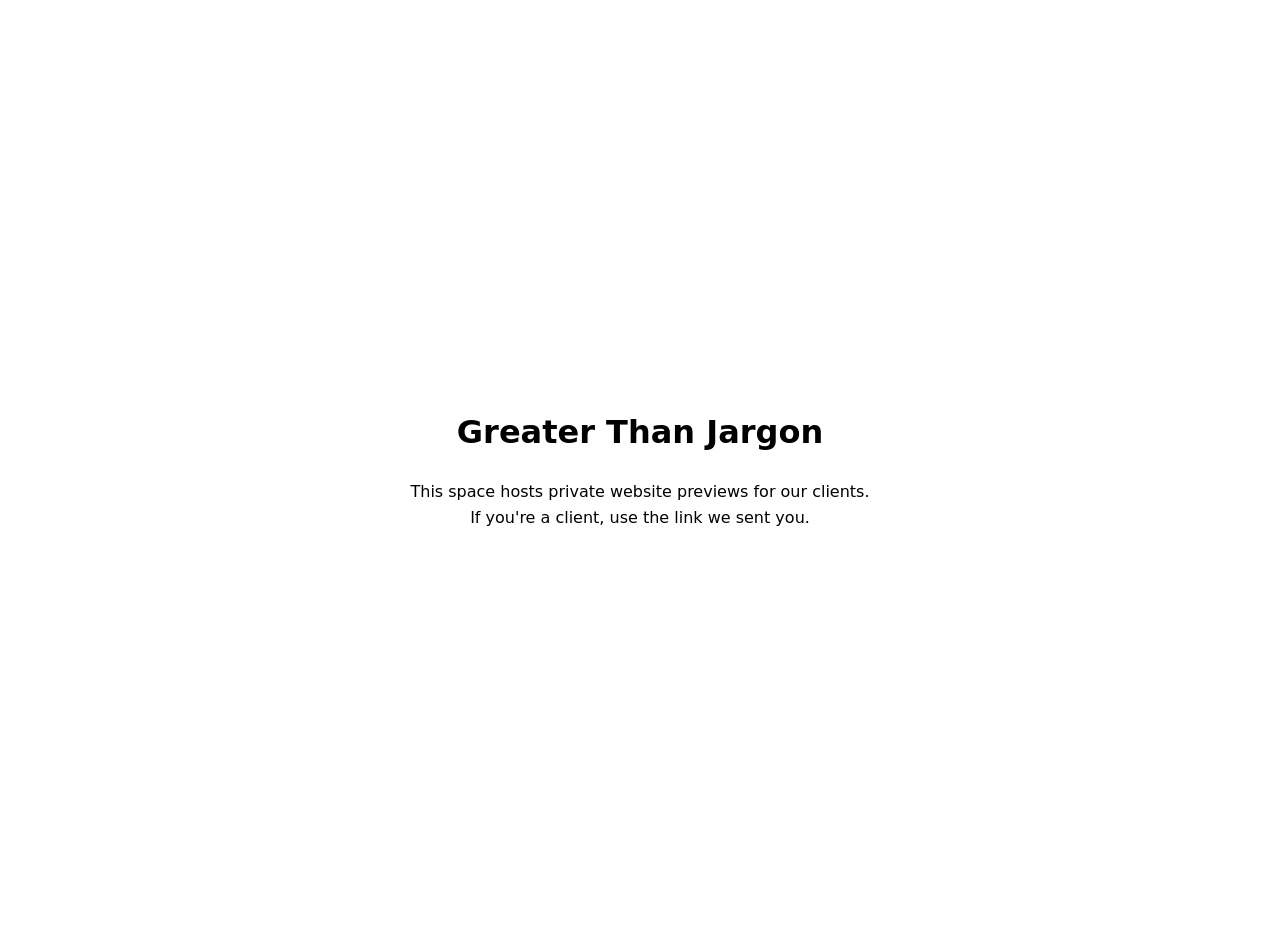
<file: index.html>
<!doctype html>
<html lang="en">
<head>
<meta charset="utf-8">
<meta name="viewport" content="width=device-width, initial-scale=1">
<meta name="robots" content="noindex, nofollow">
<title>Greater Than Jargon — Previews</title>
<style>
  :root { color-scheme: light dark; }
  body { margin: 0; min-height: 100vh; display: grid; place-items: center;
         font: 1rem/1.6 system-ui, sans-serif; padding: 1rem; text-align: center; }
</style>
</head>
<body>
  <main>
    <h1>Greater Than Jargon</h1>
    <p>This space hosts private website previews for our clients.<br>
       If you're a client, use the link we sent you.</p>
  </main>
</body>
</html>
</file>
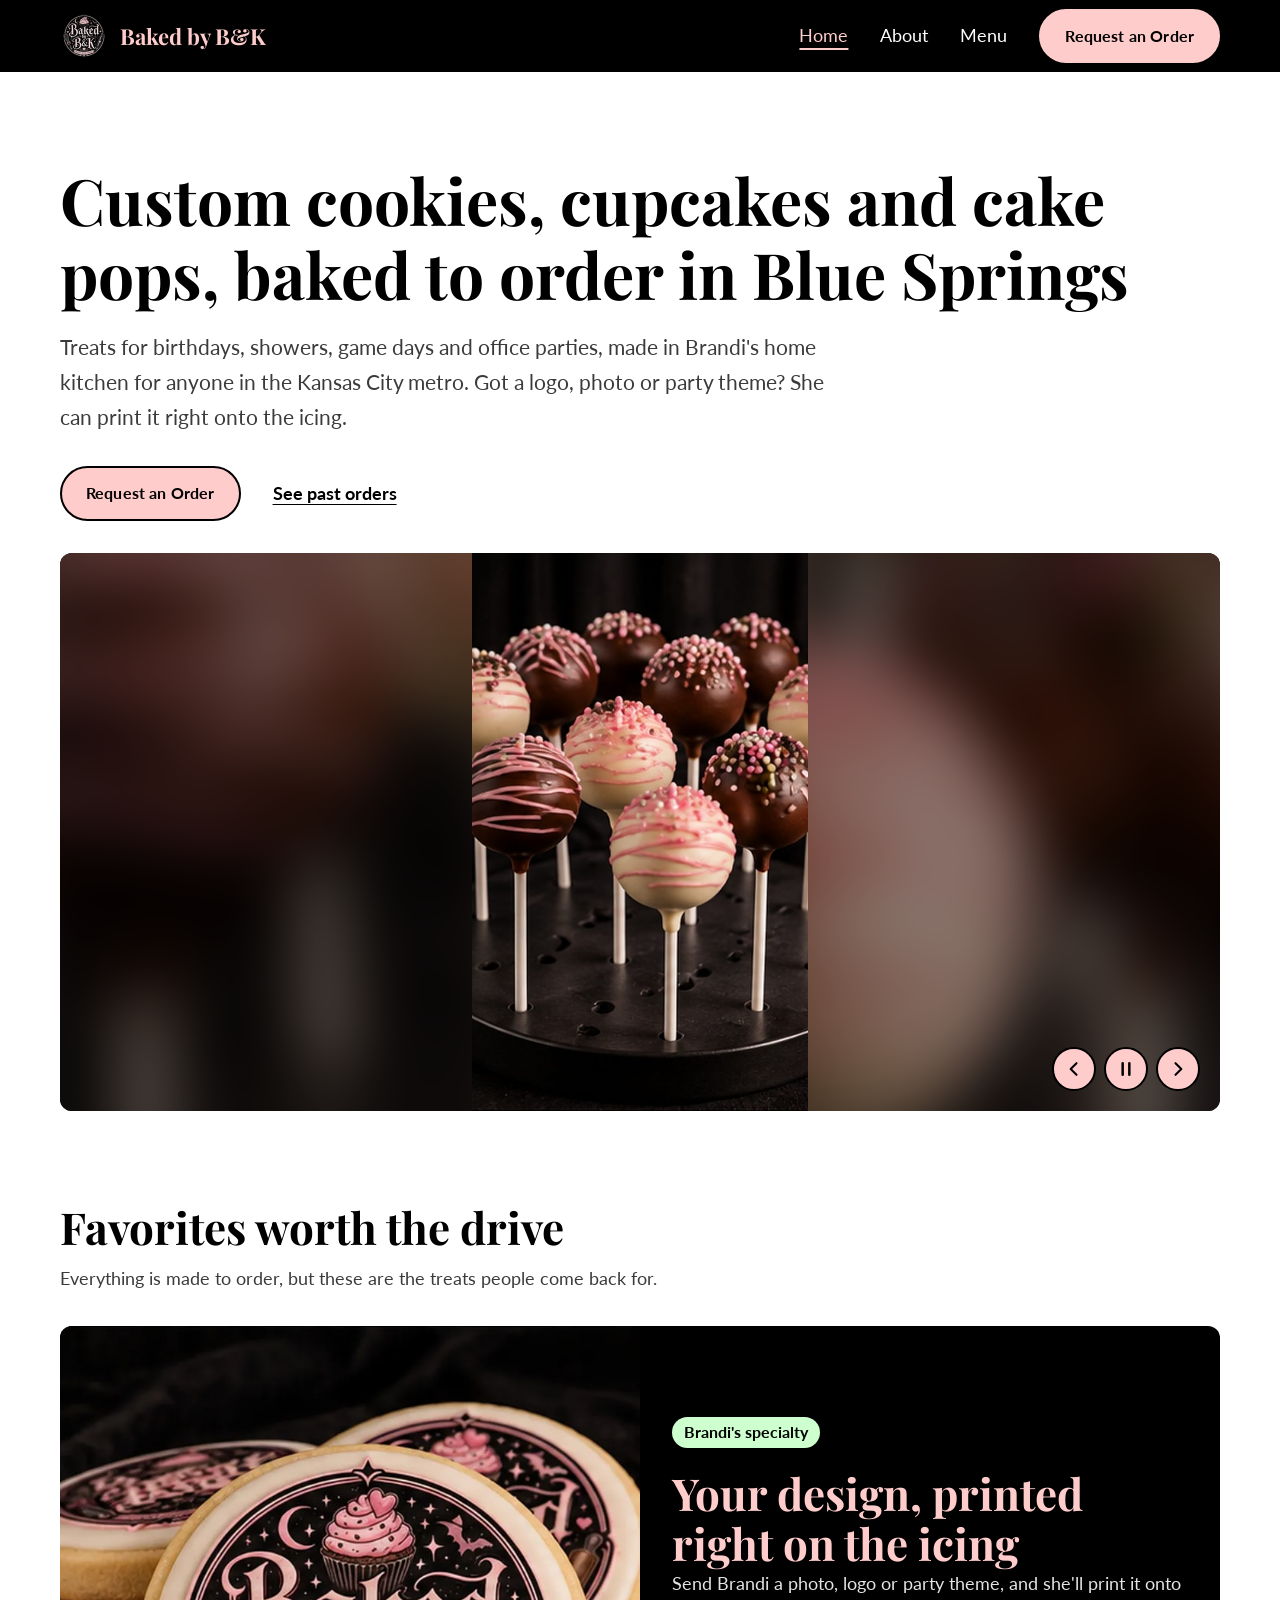
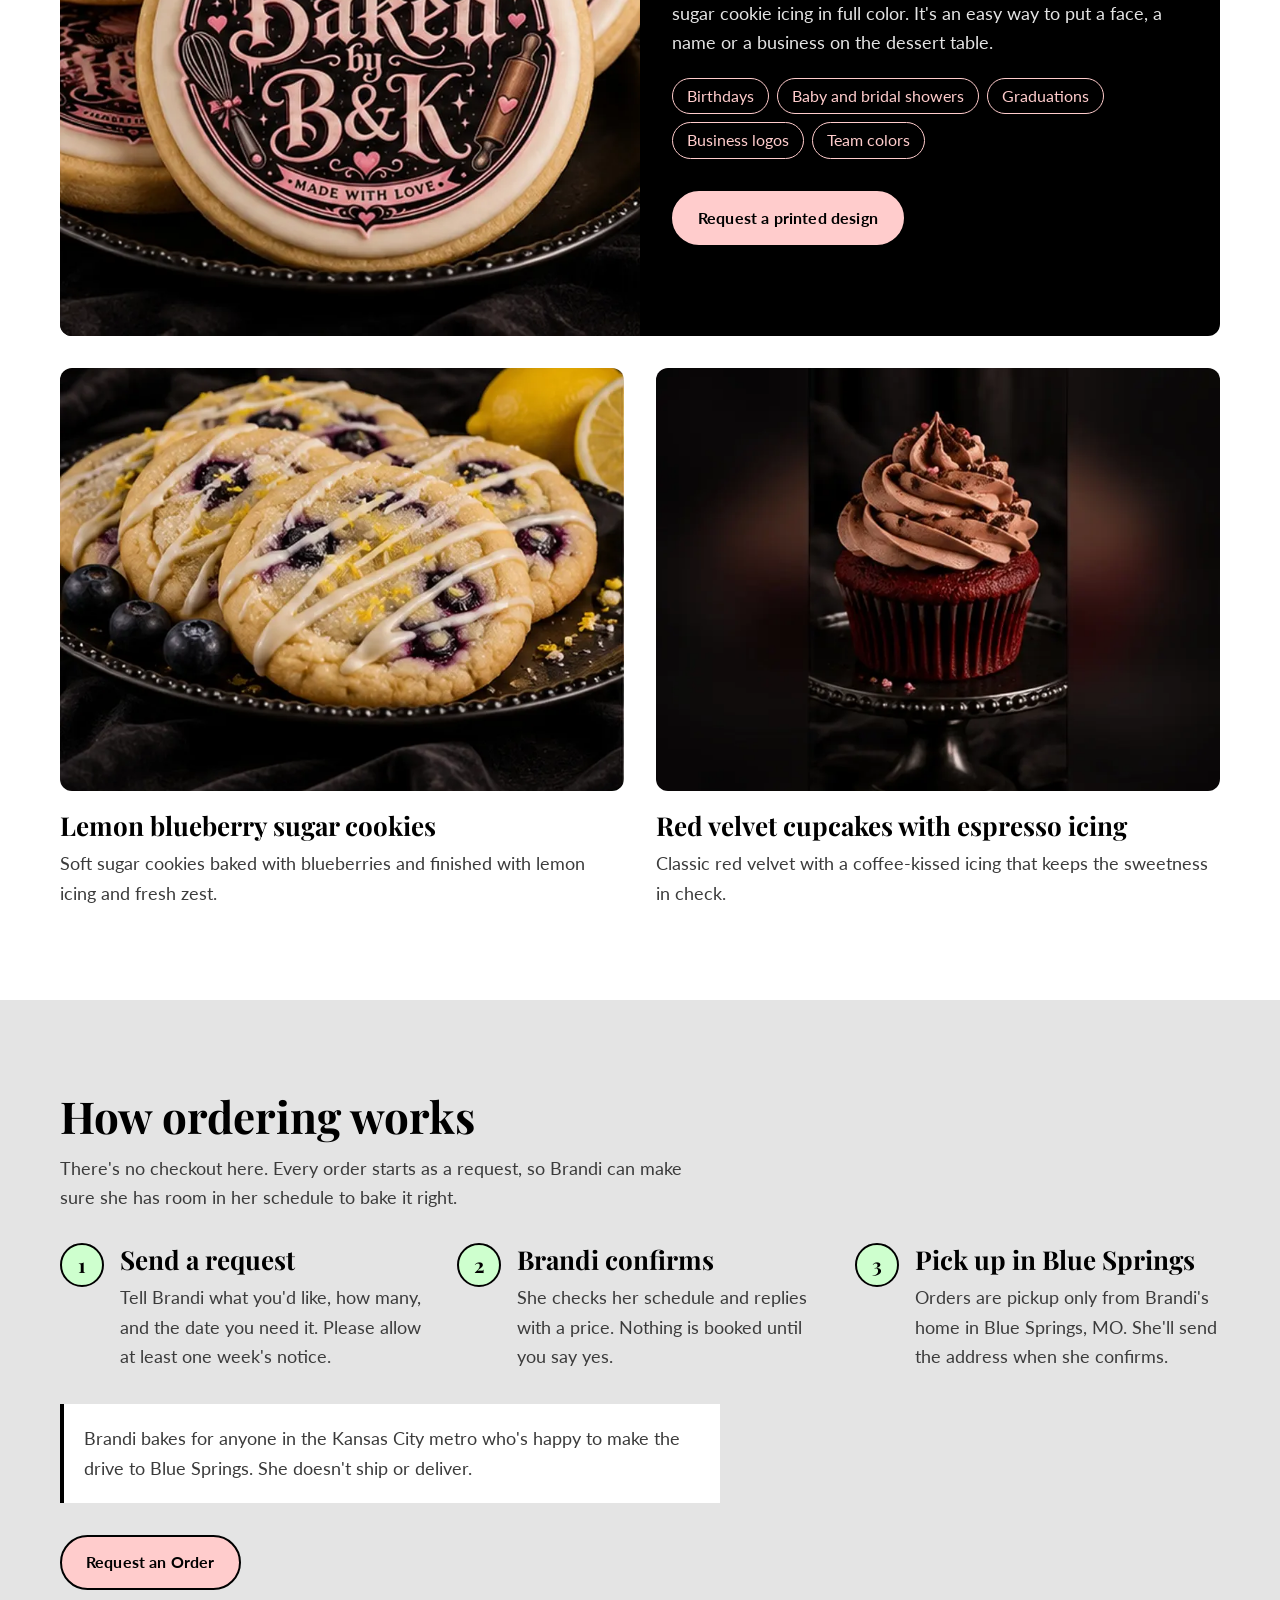
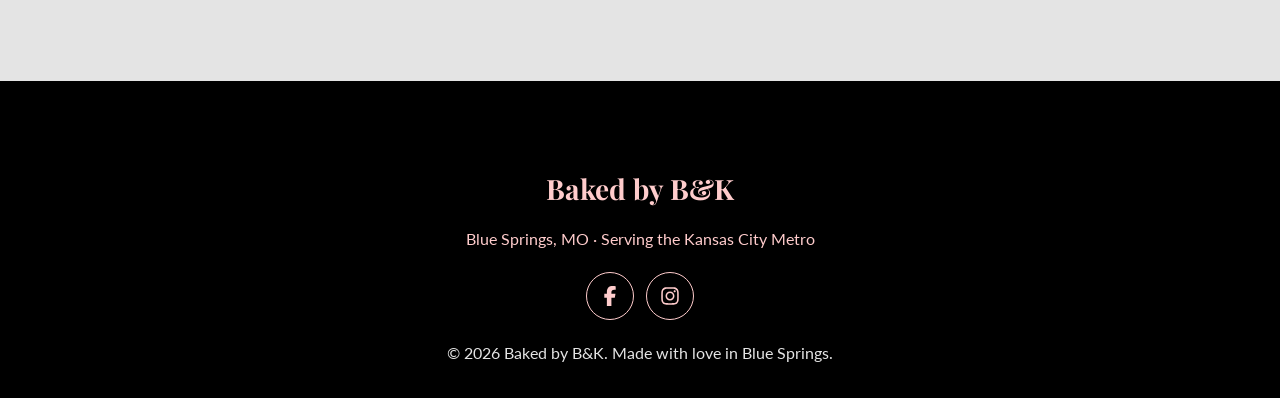
<file: baked-by-bk/index.html>
<!DOCTYPE html>
<!-- Site designed and built by Greater Than Jargon -->
<html lang="en">
<head>
  <meta charset="utf-8">
  <meta name="viewport" content="width=device-width, initial-scale=1">
  <title>Custom Cookies, Cupcakes &amp; Cake Pops | Baked by B&amp;K, Blue Springs, MO</title>
  <meta name="description" content="Made-to-order cookies, cupcakes and cake pops from a home baker in Blue Springs, MO, including custom designs printed on cookie icing. Local pickup for the Kansas City metro.">
  <!-- PREVIEW ONLY: remove this robots tag at launch -->
  <meta name="robots" content="noindex, nofollow">
  <meta property="og:type" content="website">
  <meta property="og:site_name" content="Baked by B&amp;K">
  <meta property="og:title" content="Custom Cookies, Cupcakes &amp; Cake Pops | Baked by B&amp;K">
  <meta property="og:description" content="Made-to-order treats from a home baker in Blue Springs, MO. Local pickup for the Kansas City metro.">
  <meta name="theme-color" content="#000000">
  <link rel="icon" href="favicon.svg" type="image/svg+xml">
  <link rel="icon" href="favicon.png" type="image/png" sizes="32x32">
  <link rel="apple-touch-icon" href="apple-touch-icon.png">
  <link rel="preconnect" href="https://fonts.googleapis.com">
  <link rel="preconnect" href="https://fonts.gstatic.com" crossorigin>
  <link rel="stylesheet" href="https://fonts.googleapis.com/css2?family=Lato:wght@400;700&family=Playfair+Display:wght@700&display=swap">
  <link rel="stylesheet" href="css/reset.css">
  <link rel="stylesheet" href="css/styles.css">
  <script>document.documentElement.className = "js";</script>
  <script type="application/ld+json">
  {
    "@context": "https://schema.org",
    "@type": "Bakery",
    "name": "Baked by B&K",
    "description": "Cottage bakery making custom cookies, cupcakes and cake pops to order, including designs printed on cookie icing. Local pickup only.",
    "address": {
      "@type": "PostalAddress",
      "addressLocality": "Blue Springs",
      "addressRegion": "MO",
      "addressCountry": "US"
    },
    "areaServed": {
      "@type": "Place",
      "name": "Kansas City metropolitan area"
    },
    "slogan": "Made with love"
  }
  </script>
</head>
<body>
  <a class="skip-link" href="#main">Skip to main content</a>

  <header class="site-header">
    <div class="container header-inner">
      <a class="brand" href="index.html">
        <img src="images/logo/baked-by-bk-logo-96.webp" srcset="images/logo/baked-by-bk-logo-96.webp 1x, images/logo/baked-by-bk-logo-192.webp 2x" width="48" height="48" alt="">
        <span class="brand-name">Baked by B&amp;K</span>
      </a>
      <button class="nav-toggle" type="button" aria-expanded="false" aria-controls="site-nav">
        <span class="visually-hidden">Menu</span>
        <svg class="icon-open" width="28" height="28" viewBox="0 0 24 24" aria-hidden="true"><path d="M3 6h18M3 12h18M3 18h18" stroke="currentColor" stroke-width="2" stroke-linecap="round"/></svg>
        <svg class="icon-close" width="28" height="28" viewBox="0 0 24 24" aria-hidden="true"><path d="M6 6l12 12M18 6L6 18" stroke="currentColor" stroke-width="2" stroke-linecap="round"/></svg>
      </button>
      <nav id="site-nav" class="site-nav" aria-label="Main">
        <ul class="nav-list">
          <li><a href="index.html" aria-current="page">Home</a></li>
          <li><a href="about.html">About</a></li>
          <li><a href="menu.html">Menu</a></li>
          <li class="nav-cta"><a class="button button--cta" href="request.html">Request an Order</a></li>
        </ul>
      </nav>
    </div>
  </header>

  <main id="main">
    <section class="hero" aria-labelledby="hero-title">
      <div class="container hero-inner">
        <div class="hero-text">
          <h1 id="hero-title">Custom cookies, cupcakes and cake pops, baked to order in Blue Springs</h1>
          <p class="lede">Treats for birthdays, showers, game days and office parties, made in Brandi's home kitchen for anyone in the Kansas City metro. Got a logo, photo or party theme? She can print it right onto the icing.</p>
          <div class="hero-actions">
            <a class="button button--cta" href="request.html">Request an Order</a>
            <a class="text-link" href="menu.html">See past orders</a>
          </div>
        </div>

        <section class="carousel" data-carousel aria-roledescription="carousel" aria-label="Recent treats">
          <ul class="carousel-track" aria-live="off">
            <li class="carousel-slide is-active" aria-roledescription="slide" aria-label="1 of 8">
              <img src="images/carousel/01.jpg" width="616" height="1024" alt="Chocolate and white cake pops with pink drizzle and sprinkles on a stand">
            </li>
            <li class="carousel-slide" aria-roledescription="slide" aria-label="2 of 8">
              <img src="images/carousel/02.jpg" width="752" height="1024" loading="lazy" alt="Cake pops individually wrapped in clear bags tied with pink ribbon">
            </li>
            <li class="carousel-slide" aria-roledescription="slide" aria-label="3 of 8">
              <img src="images/carousel/03.jpg" width="462" height="1024" loading="lazy" alt="Red velvet cupcake with a tall swirl of espresso icing">
            </li>
            <li class="carousel-slide" aria-roledescription="slide" aria-label="4 of 8">
              <img src="images/carousel/04.jpg" width="439" height="1024" loading="lazy" alt="Carrot cake cupcake topped with cream cheese icing and crumble">
            </li>
            <li class="carousel-slide" aria-roledescription="slide" aria-label="5 of 8">
              <img src="images/carousel/05.jpg" width="687" height="1024" loading="lazy" alt="Vanilla cupcake with pink icing beside a chocolate cupcake with chocolate icing">
            </li>
            <li class="carousel-slide" aria-roledescription="slide" aria-label="6 of 8">
              <img src="images/carousel/06.jpg" width="1024" height="1024" loading="lazy" alt="Lemon blueberry sugar cookies with icing drizzle and lemon zest">
            </li>
            <li class="carousel-slide" aria-roledescription="slide" aria-label="7 of 8">
              <img src="images/carousel/07.jpg" width="1024" height="1024" loading="lazy" alt="Sugar cookies with the Baked by B&amp;K logo printed on the icing">
            </li>
            <li class="carousel-slide" aria-roledescription="slide" aria-label="8 of 8">
              <img src="images/carousel/08.jpg" width="1024" height="1024" loading="lazy" alt="Chocolate cake decorated with pink piped swirls and draped icing">
            </li>
          </ul>
          <div class="carousel-controls">
            <button class="carousel-btn" type="button" data-carousel-prev aria-label="Previous photo">
              <svg width="20" height="20" viewBox="0 0 24 24" aria-hidden="true"><path d="M15 5l-7 7 7 7" fill="none" stroke="currentColor" stroke-width="2.5" stroke-linecap="round" stroke-linejoin="round"/></svg>
            </button>
            <button class="carousel-btn" type="button" data-carousel-pause aria-pressed="false" aria-label="Pause slideshow">
              <svg class="icon-pause" width="20" height="20" viewBox="0 0 24 24" aria-hidden="true"><path d="M8 5v14M16 5v14" stroke="currentColor" stroke-width="3" stroke-linecap="round"/></svg>
              <svg class="icon-play" width="20" height="20" viewBox="0 0 24 24" aria-hidden="true"><path d="M8 5l11 7-11 7z" fill="currentColor"/></svg>
            </button>
            <button class="carousel-btn" type="button" data-carousel-next aria-label="Next photo">
              <svg width="20" height="20" viewBox="0 0 24 24" aria-hidden="true"><path d="M9 5l7 7-7 7" fill="none" stroke="currentColor" stroke-width="2.5" stroke-linecap="round" stroke-linejoin="round"/></svg>
            </button>
          </div>
        </section>
      </div>
    </section>

    <section class="section" aria-labelledby="featured-title">
      <div class="container">
        <div class="section-intro">
          <h2 id="featured-title">Favorites worth the drive</h2>
          <p>Everything is made to order, but these are the treats people come back for.</p>
        </div>

        <article class="print-feature">
          <!-- PLACEHOLDER photo: swap for one of Brandi's printed-icing orders -->
          <img src="images/gallery/custom-logo-printed-sugar-cookies.webp" width="800" height="800" loading="lazy" alt="Round sugar cookies with a full-color logo printed on white icing">
          <div class="print-feature-body">
            <p class="tag">Brandi's specialty</p>
            <h3>Your design, printed right on the icing</h3>
            <p>Send Brandi a photo, logo or party theme, and she'll print it onto sugar cookie icing in full color. It's an easy way to put a face, a name or a business on the dessert table.</p>
            <ul aria-label="Popular printed designs">
              <li>Birthdays</li>
              <li>Baby and bridal showers</li>
              <li>Graduations</li>
              <li>Business logos</li>
              <li>Team colors</li>
            </ul>
            <a class="button button--cta" href="request.html">Request a printed design</a>
          </div>
        </article>

        <ul class="treat-grid" role="list">
          <li class="treat-card">
            <!-- PLACEHOLDER photo -->
            <img src="images/gallery/lemon-blueberry-sugar-cookies.webp" width="800" height="800" loading="lazy" alt="Lemon blueberry sugar cookies with white icing drizzle on a dark plate">
            <h3>Lemon blueberry sugar cookies</h3>
            <p>Soft sugar cookies baked with blueberries and finished with lemon icing and fresh zest.</p>
          </li>
          <li class="treat-card">
            <!-- PLACEHOLDER photo -->
            <img src="images/gallery/red-velvet-cupcake-espresso-icing.webp" width="800" height="800" loading="lazy" alt="Red velvet cupcake topped with a swirl of espresso icing">
            <h3>Red velvet cupcakes with espresso icing</h3>
            <p>Classic red velvet with a coffee-kissed icing that keeps the sweetness in check.</p>
          </li>
        </ul>
      </div>
    </section>

    <section class="section section--alt" aria-labelledby="ordering-title">
      <div class="container">
        <div class="section-intro">
          <h2 id="ordering-title">How ordering works</h2>
          <p>There's no checkout here. Every order starts as a request, so Brandi can make sure she has room in her schedule to bake it right.</p>
        </div>

        <ol class="steps" role="list">
          <li>
            <h3>Send a request</h3>
            <p>Tell Brandi what you'd like, how many, and the date you need it. Please allow at least one week's notice.</p>
          </li>
          <li>
            <h3>Brandi confirms</h3>
            <p>She checks her schedule and replies with a price. Nothing is booked until you say yes.</p>
          </li>
          <li>
            <h3>Pick up in Blue Springs</h3>
            <p>Orders are pickup only from Brandi's home in Blue Springs, MO. She'll send the address when she confirms.</p>
          </li>
        </ol>

        <p class="service-area">Brandi bakes for anyone in the Kansas City metro who's happy to make the drive to Blue Springs. She doesn't ship or deliver.</p>

        <div class="section-actions">
          <a class="button button--cta" href="request.html">Request an Order</a>
        </div>
      </div>
    </section>
  </main>

  <footer class="site-footer">
    <div class="container footer-inner">
      <p class="footer-brand">Baked by B&amp;K</p>
      <p class="footer-place">Blue Springs, MO · Serving the Kansas City Metro</p>
      <!-- PLACEHOLDER links: replace # with Brandi's Facebook and Instagram URLs.
           Icons: Font Awesome Free 6.7.2 by @fontawesome, https://fontawesome.com, License CC BY 4.0 -->
      <ul class="social" role="list">
        <li>
          <a href="#" aria-label="Baked by B&amp;K on Facebook">
            <svg viewBox="0 0 320 512" aria-hidden="true"><path d="M80 299.3V512H196V299.3h86.5l18-97.8H196V166.9c0-51.7 20.3-71.5 72.7-71.5c16.3 0 29.4 .4 37 1.2V7.9C291.4 4 256.4 0 236.2 0C129.3 0 80 50.5 80 159.4v42.1H14v97.8H80z"/></svg>
          </a>
        </li>
        <li>
          <a href="#" aria-label="Baked by B&amp;K on Instagram">
            <svg viewBox="0 0 448 512" aria-hidden="true"><path d="M224.1 141c-63.6 0-114.9 51.3-114.9 114.9s51.3 114.9 114.9 114.9S339 319.5 339 255.9 287.7 141 224.1 141zm0 189.6c-41.1 0-74.7-33.5-74.7-74.7s33.5-74.7 74.7-74.7 74.7 33.5 74.7 74.7-33.6 74.7-74.7 74.7zm146.4-194.3c0 14.9-12 26.8-26.8 26.8-14.9 0-26.8-12-26.8-26.8s12-26.8 26.8-26.8 26.8 12 26.8 26.8zm76.1 27.2c-1.7-35.9-9.9-67.7-36.2-93.9-26.2-26.2-58-34.4-93.9-36.2-37-2.1-147.9-2.1-184.9 0-35.8 1.7-67.6 9.9-93.9 36.1s-34.4 58-36.2 93.9c-2.1 37-2.1 147.9 0 184.9 1.7 35.9 9.9 67.7 36.2 93.9s58 34.4 93.9 36.2c37 2.1 147.9 2.1 184.9 0 35.9-1.7 67.7-9.9 93.9-36.2 26.2-26.2 34.4-58 36.2-93.9 2.1-37 2.1-147.8 0-184.8zM398.8 388c-7.8 19.6-22.9 34.7-42.6 42.6-29.5 11.7-99.5 9-132.1 9s-102.7 2.6-132.1-9c-19.6-7.8-34.7-22.9-42.6-42.6-11.7-29.5-9-99.5-9-132.1s-2.6-102.7 9-132.1c7.8-19.6 22.9-34.7 42.6-42.6 29.5-11.7 99.5-9 132.1-9s102.7-2.6 132.1 9c19.6 7.8 34.7 22.9 42.6 42.6 11.7 29.5 9 99.5 9 132.1s2.7 102.7-9 132.1z"/></svg>
          </a>
        </li>
      </ul>
      <p class="copyright">© <span data-year>2026</span> Baked by B&amp;K. Made with love in Blue Springs.</p>
    </div>
  </footer>

  <script src="js/script.js" defer></script>
</body>
</html>
</file>
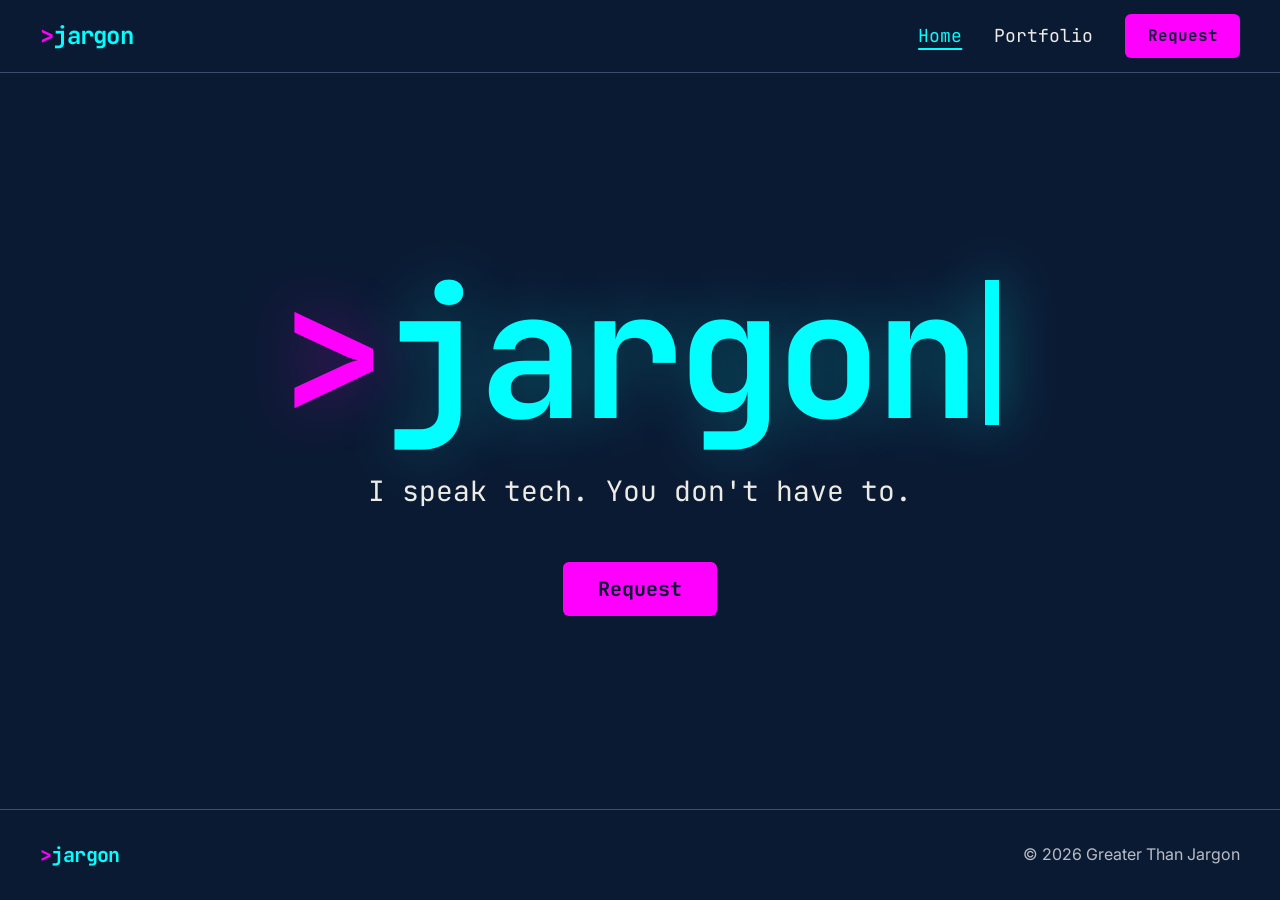
<file: greater-than-jargon/index.html>
<!DOCTYPE html>
<!-- Site designed and built by Greater Than Jargon -->
<html lang="en">
<head>
  <meta charset="utf-8">
  <meta name="viewport" content="width=device-width, initial-scale=1">
  <title>Greater Than Jargon | Websites for Small Businesses, in Plain English</title>
  <meta name="description" content="Greater Than Jargon builds fast, clean websites for small businesses. I speak tech. You don't have to.">
  <!-- PREVIEW ONLY: remove this robots tag at launch -->
  <meta name="robots" content="noindex, nofollow">
  <meta property="og:type" content="website">
  <meta property="og:site_name" content="Greater Than Jargon">
  <meta property="og:title" content="Greater Than Jargon | Websites for Small Businesses, in Plain English">
  <meta property="og:description" content="Greater Than Jargon builds fast, clean websites for small businesses. I speak tech. You don't have to.">
  <!-- PLACEHOLDER share image: make this an absolute URL once the domain is live -->
  <meta property="og:image" content="images/og/greater-than-jargon-share.png">
  <meta property="og:image:width" content="1200">
  <meta property="og:image:height" content="630">
  <meta property="og:image:alt" content="The Greater Than Jargon logo, >jargon, with the slogan: I speak tech. You don't have to.">
  <meta name="twitter:card" content="summary_large_image">
  <meta name="theme-color" content="#0B1A33">
  <link rel="icon" href="favicon.svg" type="image/svg+xml">
  <link rel="icon" href="favicon.png" type="image/png" sizes="32x32">
  <link rel="apple-touch-icon" href="apple-touch-icon.png">
  <link rel="preconnect" href="https://fonts.googleapis.com">
  <link rel="preconnect" href="https://fonts.gstatic.com" crossorigin>
  <link rel="stylesheet" href="https://fonts.googleapis.com/css2?family=Inter:wght@400;600&family=JetBrains+Mono:wght@400;700&display=swap">
  <link rel="stylesheet" href="css/reset.css">
  <link rel="stylesheet" href="css/styles.css">
  <script>document.documentElement.className = "js";</script>
</head>
<body>
  <a class="skip-link" href="#main">Skip to main content</a>

  <header class="site-header">
    <div class="container header-inner">
      <a class="logo header-logo" href="index.html">
        <span aria-hidden="true"><span class="logo-gt">&gt;</span>jargon</span>
        <span class="visually-hidden">Greater Than Jargon home</span>
      </a>
      <button class="nav-toggle" type="button" aria-expanded="false" aria-controls="site-nav">
        <span class="visually-hidden">Menu</span>
        <svg class="icon-open" width="28" height="28" viewBox="0 0 24 24" aria-hidden="true"><path d="M3 6h18M3 12h18M3 18h18" stroke="currentColor" stroke-width="2" stroke-linecap="round"/></svg>
        <svg class="icon-close" width="28" height="28" viewBox="0 0 24 24" aria-hidden="true"><path d="M6 6l12 12M18 6L6 18" stroke="currentColor" stroke-width="2" stroke-linecap="round"/></svg>
      </button>
      <nav id="site-nav" class="site-nav" aria-label="Main">
        <ul class="nav-list">
          <li><a href="index.html" aria-current="page">Home</a></li>
          <li><a href="portfolio.html">Portfolio</a></li>
          <li><a class="button" href="request.html">Request</a></li>
        </ul>
      </nav>
    </div>
  </header>

  <main id="main" class="home">
    <div class="hero">
      <h1 class="logo hero-logo">
        <span aria-hidden="true"><span class="logo-gt">&gt;</span>jargon<span class="cursor"></span></span>
        <span class="visually-hidden">Greater Than Jargon</span>
      </h1>
      <p class="slogan">I speak tech. You don't have to.</p>
      <a class="button button--large" href="request.html">Request</a>
    </div>
  </main>

  <footer class="site-footer">
    <div class="container footer-inner">
      <p class="logo footer-logo"><span aria-hidden="true"><span class="logo-gt">&gt;</span>jargon</span><span class="visually-hidden">Greater Than Jargon</span></p>
      <p class="copyright">© <span data-year>2026</span> Greater Than Jargon</p>
    </div>
  </footer>

  <script src="js/script.js" defer></script>
</body>
</html>
</file>
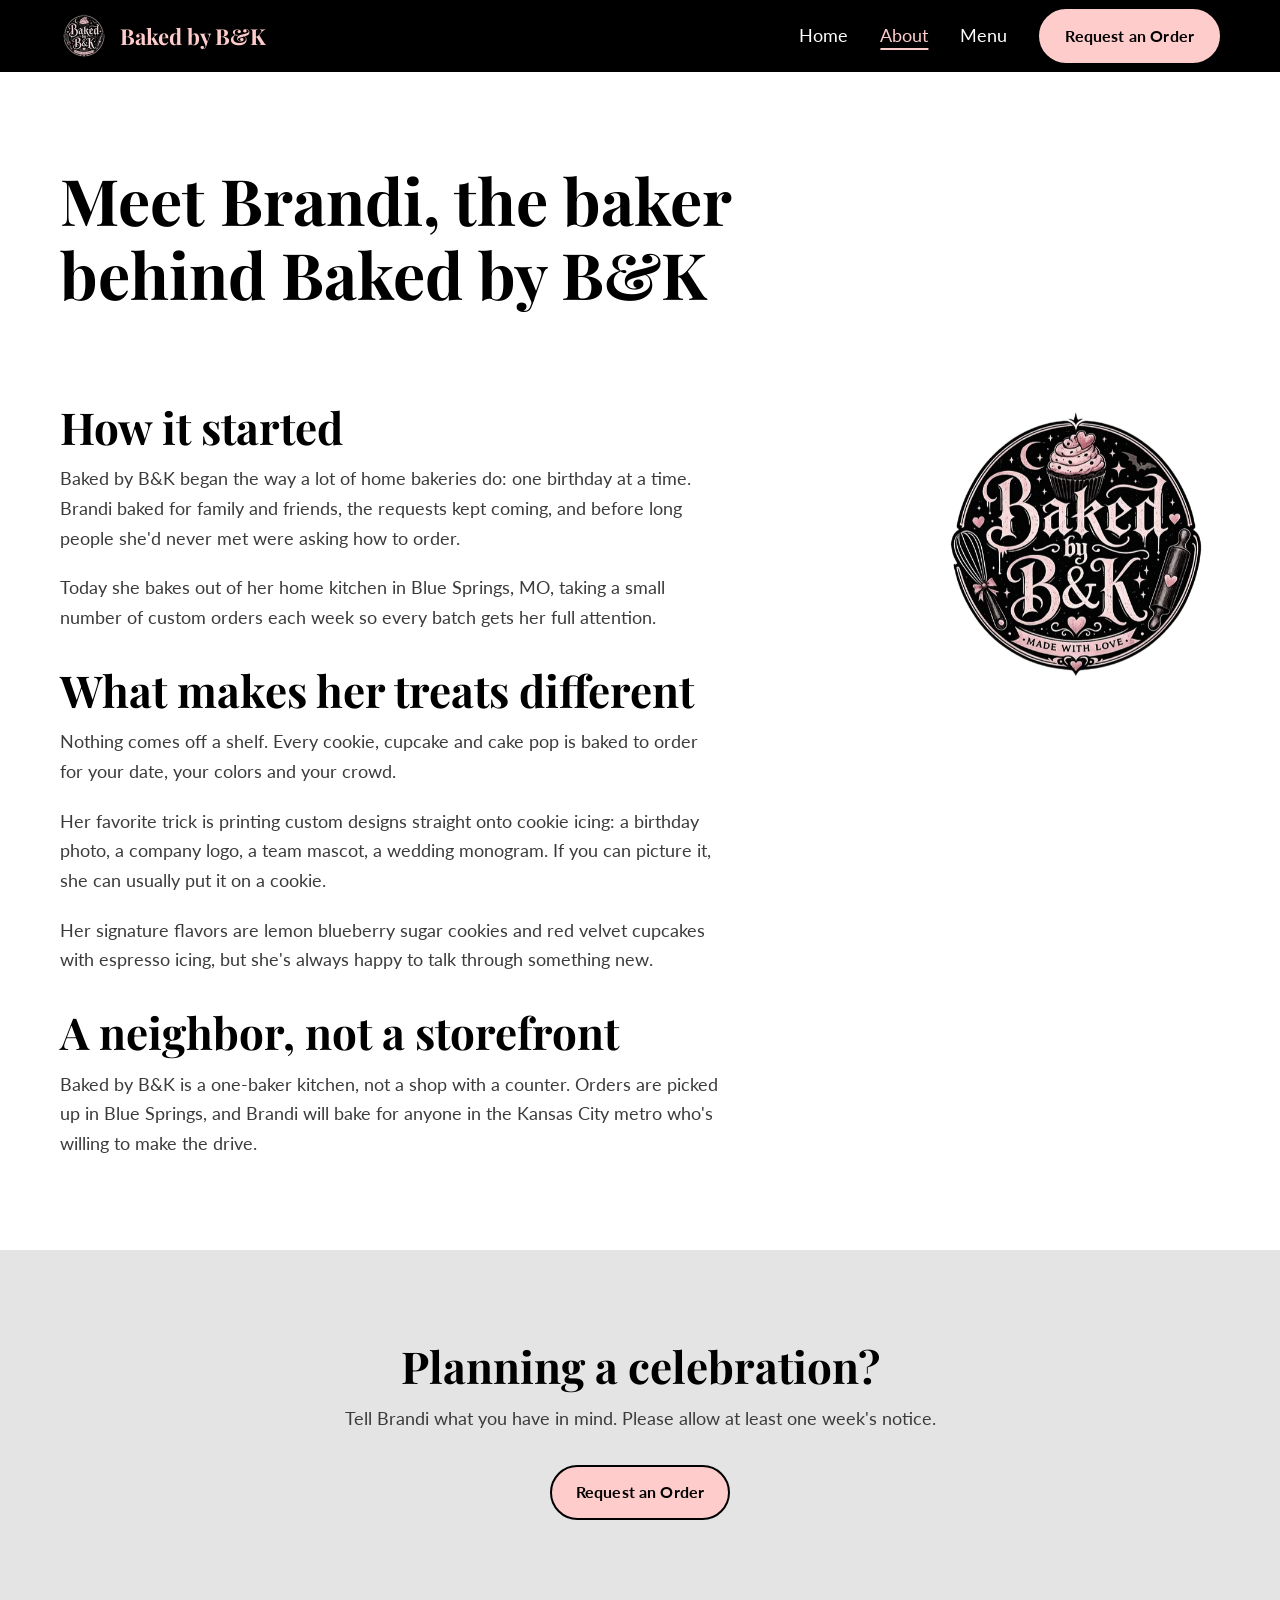
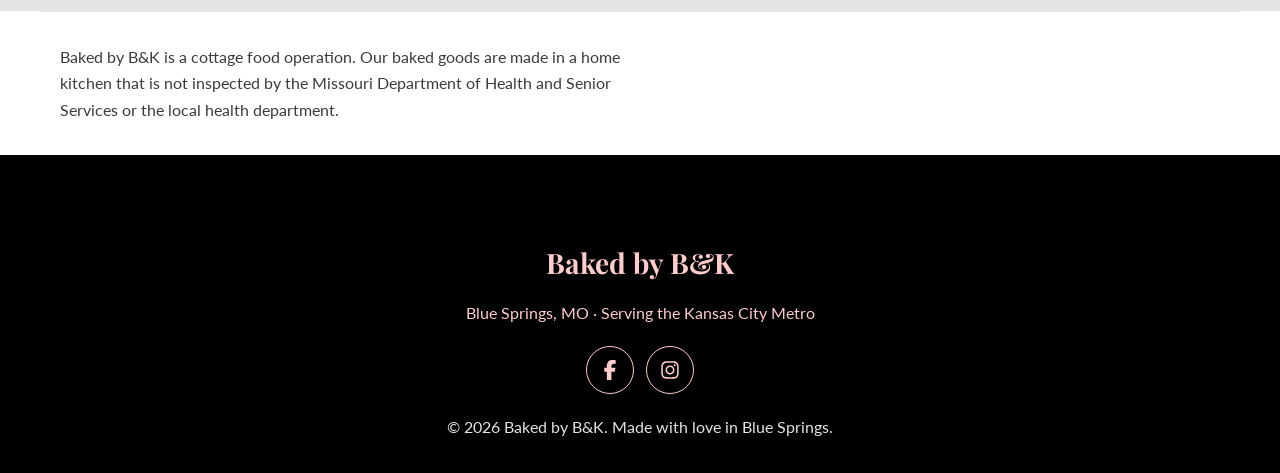
<file: baked-by-bk/about.html>
<!DOCTYPE html>
<!-- Site designed and built by Greater Than Jargon -->
<html lang="en">
<head>
  <meta charset="utf-8">
  <meta name="viewport" content="width=device-width, initial-scale=1">
  <title>About Brandi | Baked by B&amp;K, Blue Springs, MO</title>
  <meta name="description" content="Meet Brandi, the home baker behind Baked by B&amp;K in Blue Springs, MO, making custom cookies, cupcakes and cake pops for the Kansas City metro.">
  <!-- PREVIEW ONLY: remove this robots tag at launch -->
  <meta name="robots" content="noindex, nofollow">
  <meta property="og:type" content="website">
  <meta property="og:site_name" content="Baked by B&amp;K">
  <meta property="og:title" content="About Brandi | Baked by B&amp;K, Blue Springs, MO">
  <meta property="og:description" content="Meet Brandi, the home baker behind Baked by B&amp;K in Blue Springs, MO, making custom cookies, cupcakes and cake pops for the Kansas City metro.">
  <meta name="theme-color" content="#000000">
  <link rel="icon" href="favicon.svg" type="image/svg+xml">
  <link rel="icon" href="favicon.png" type="image/png" sizes="32x32">
  <link rel="apple-touch-icon" href="apple-touch-icon.png">
  <link rel="preconnect" href="https://fonts.googleapis.com">
  <link rel="preconnect" href="https://fonts.gstatic.com" crossorigin>
  <link rel="stylesheet" href="https://fonts.googleapis.com/css2?family=Lato:wght@400;700&family=Playfair+Display:wght@700&display=swap">
  <link rel="stylesheet" href="css/reset.css">
  <link rel="stylesheet" href="css/styles.css">
  <script>document.documentElement.className = "js";</script>
</head>
<body>
  <a class="skip-link" href="#main">Skip to main content</a>

  <header class="site-header">
    <div class="container header-inner">
      <a class="brand" href="index.html">
        <img src="images/logo/baked-by-bk-logo-96.webp" srcset="images/logo/baked-by-bk-logo-96.webp 1x, images/logo/baked-by-bk-logo-192.webp 2x" width="48" height="48" alt="">
        <span class="brand-name">Baked by B&amp;K</span>
      </a>
      <button class="nav-toggle" type="button" aria-expanded="false" aria-controls="site-nav">
        <span class="visually-hidden">Menu</span>
        <svg class="icon-open" width="28" height="28" viewBox="0 0 24 24" aria-hidden="true"><path d="M3 6h18M3 12h18M3 18h18" stroke="currentColor" stroke-width="2" stroke-linecap="round"/></svg>
        <svg class="icon-close" width="28" height="28" viewBox="0 0 24 24" aria-hidden="true"><path d="M6 6l12 12M18 6L6 18" stroke="currentColor" stroke-width="2" stroke-linecap="round"/></svg>
      </button>
      <nav id="site-nav" class="site-nav" aria-label="Main">
        <ul class="nav-list">
          <li><a href="index.html">Home</a></li>
          <li><a href="about.html" aria-current="page">About</a></li>
          <li><a href="menu.html">Menu</a></li>
          <li class="nav-cta"><a class="button button--cta" href="request.html">Request an Order</a></li>
        </ul>
      </nav>
    </div>
  </header>

  <main id="main">
    <div class="container page-header">
      <h1>Meet Brandi, the baker behind Baked by B&amp;K</h1>
    </div>

    <div class="section">
      <div class="container about-layout">
        <img class="about-logo" src="images/logo/baked-by-bk-logo-480.webp" width="480" height="480" loading="lazy" alt="Baked by B&amp;K logo: a pink cupcake, whisk and rolling pin around the words Made with love">

        <div class="stack">
          <!-- PLACEHOLDER copy: replace with Brandi's questionnaire answers -->
          <h2>How it started</h2>
          <p>Baked by B&amp;K began the way a lot of home bakeries do: one birthday at a time. Brandi baked for family and friends, the requests kept coming, and before long people she'd never met were asking how to order.</p>
          <p>Today she bakes out of her home kitchen in Blue Springs, MO, taking a small number of custom orders each week so every batch gets her full attention.</p>

          <h2>What makes her treats different</h2>
          <p>Nothing comes off a shelf. Every cookie, cupcake and cake pop is baked to order for your date, your colors and your crowd.</p>
          <p>Her favorite trick is printing custom designs straight onto cookie icing: a birthday photo, a company logo, a team mascot, a wedding monogram. If you can picture it, she can usually put it on a cookie.</p>
          <p>Her signature flavors are lemon blueberry sugar cookies and red velvet cupcakes with espresso icing, but she's always happy to talk through something new.</p>

          <h2>A neighbor, not a storefront</h2>
          <p>Baked by B&amp;K is a one-baker kitchen, not a shop with a counter. Orders are picked up in Blue Springs, and Brandi will bake for anyone in the Kansas City metro who's willing to make the drive.</p>
        </div>
      </div>
    </div>

    <section class="section section--alt closing-cta" aria-labelledby="about-cta-title">
      <div class="container">
        <h2 id="about-cta-title">Planning a celebration?</h2>
        <p>Tell Brandi what you have in mind. Please allow at least one week's notice.</p>
        <a class="button button--cta" href="request.html">Request an Order</a>
      </div>
    </section>

    <aside class="container disclaimer" aria-label="Cottage food disclaimer">
      <p>Baked by B&amp;K is a cottage food operation. Our baked goods are made in a home kitchen that is not inspected by the Missouri Department of Health and Senior Services or the local health department.</p>
    </aside>
  </main>

  <footer class="site-footer">
    <div class="container footer-inner">
      <p class="footer-brand">Baked by B&amp;K</p>
      <p class="footer-place">Blue Springs, MO · Serving the Kansas City Metro</p>
      <!-- PLACEHOLDER links: replace # with Brandi's Facebook and Instagram URLs.
           Icons: Font Awesome Free 6.7.2 by @fontawesome, https://fontawesome.com, License CC BY 4.0 -->
      <ul class="social" role="list">
        <li>
          <a href="#" aria-label="Baked by B&amp;K on Facebook">
            <svg viewBox="0 0 320 512" aria-hidden="true"><path d="M80 299.3V512H196V299.3h86.5l18-97.8H196V166.9c0-51.7 20.3-71.5 72.7-71.5c16.3 0 29.4 .4 37 1.2V7.9C291.4 4 256.4 0 236.2 0C129.3 0 80 50.5 80 159.4v42.1H14v97.8H80z"/></svg>
          </a>
        </li>
        <li>
          <a href="#" aria-label="Baked by B&amp;K on Instagram">
            <svg viewBox="0 0 448 512" aria-hidden="true"><path d="M224.1 141c-63.6 0-114.9 51.3-114.9 114.9s51.3 114.9 114.9 114.9S339 319.5 339 255.9 287.7 141 224.1 141zm0 189.6c-41.1 0-74.7-33.5-74.7-74.7s33.5-74.7 74.7-74.7 74.7 33.5 74.7 74.7-33.6 74.7-74.7 74.7zm146.4-194.3c0 14.9-12 26.8-26.8 26.8-14.9 0-26.8-12-26.8-26.8s12-26.8 26.8-26.8 26.8 12 26.8 26.8zm76.1 27.2c-1.7-35.9-9.9-67.7-36.2-93.9-26.2-26.2-58-34.4-93.9-36.2-37-2.1-147.9-2.1-184.9 0-35.8 1.7-67.6 9.9-93.9 36.1s-34.4 58-36.2 93.9c-2.1 37-2.1 147.9 0 184.9 1.7 35.9 9.9 67.7 36.2 93.9s58 34.4 93.9 36.2c37 2.1 147.9 2.1 184.9 0 35.9-1.7 67.7-9.9 93.9-36.2 26.2-26.2 34.4-58 36.2-93.9 2.1-37 2.1-147.8 0-184.8zM398.8 388c-7.8 19.6-22.9 34.7-42.6 42.6-29.5 11.7-99.5 9-132.1 9s-102.7 2.6-132.1-9c-19.6-7.8-34.7-22.9-42.6-42.6-11.7-29.5-9-99.5-9-132.1s-2.6-102.7 9-132.1c7.8-19.6 22.9-34.7 42.6-42.6 29.5-11.7 99.5-9 132.1-9s102.7-2.6 132.1 9c19.6 7.8 34.7 22.9 42.6 42.6 11.7 29.5 9 99.5 9 132.1s2.7 102.7-9 132.1z"/></svg>
          </a>
        </li>
      </ul>
      <p class="copyright">© <span data-year>2026</span> Baked by B&amp;K. Made with love in Blue Springs.</p>
    </div>
  </footer>

  <script src="js/script.js" defer></script>
</body>
</html>
</file>
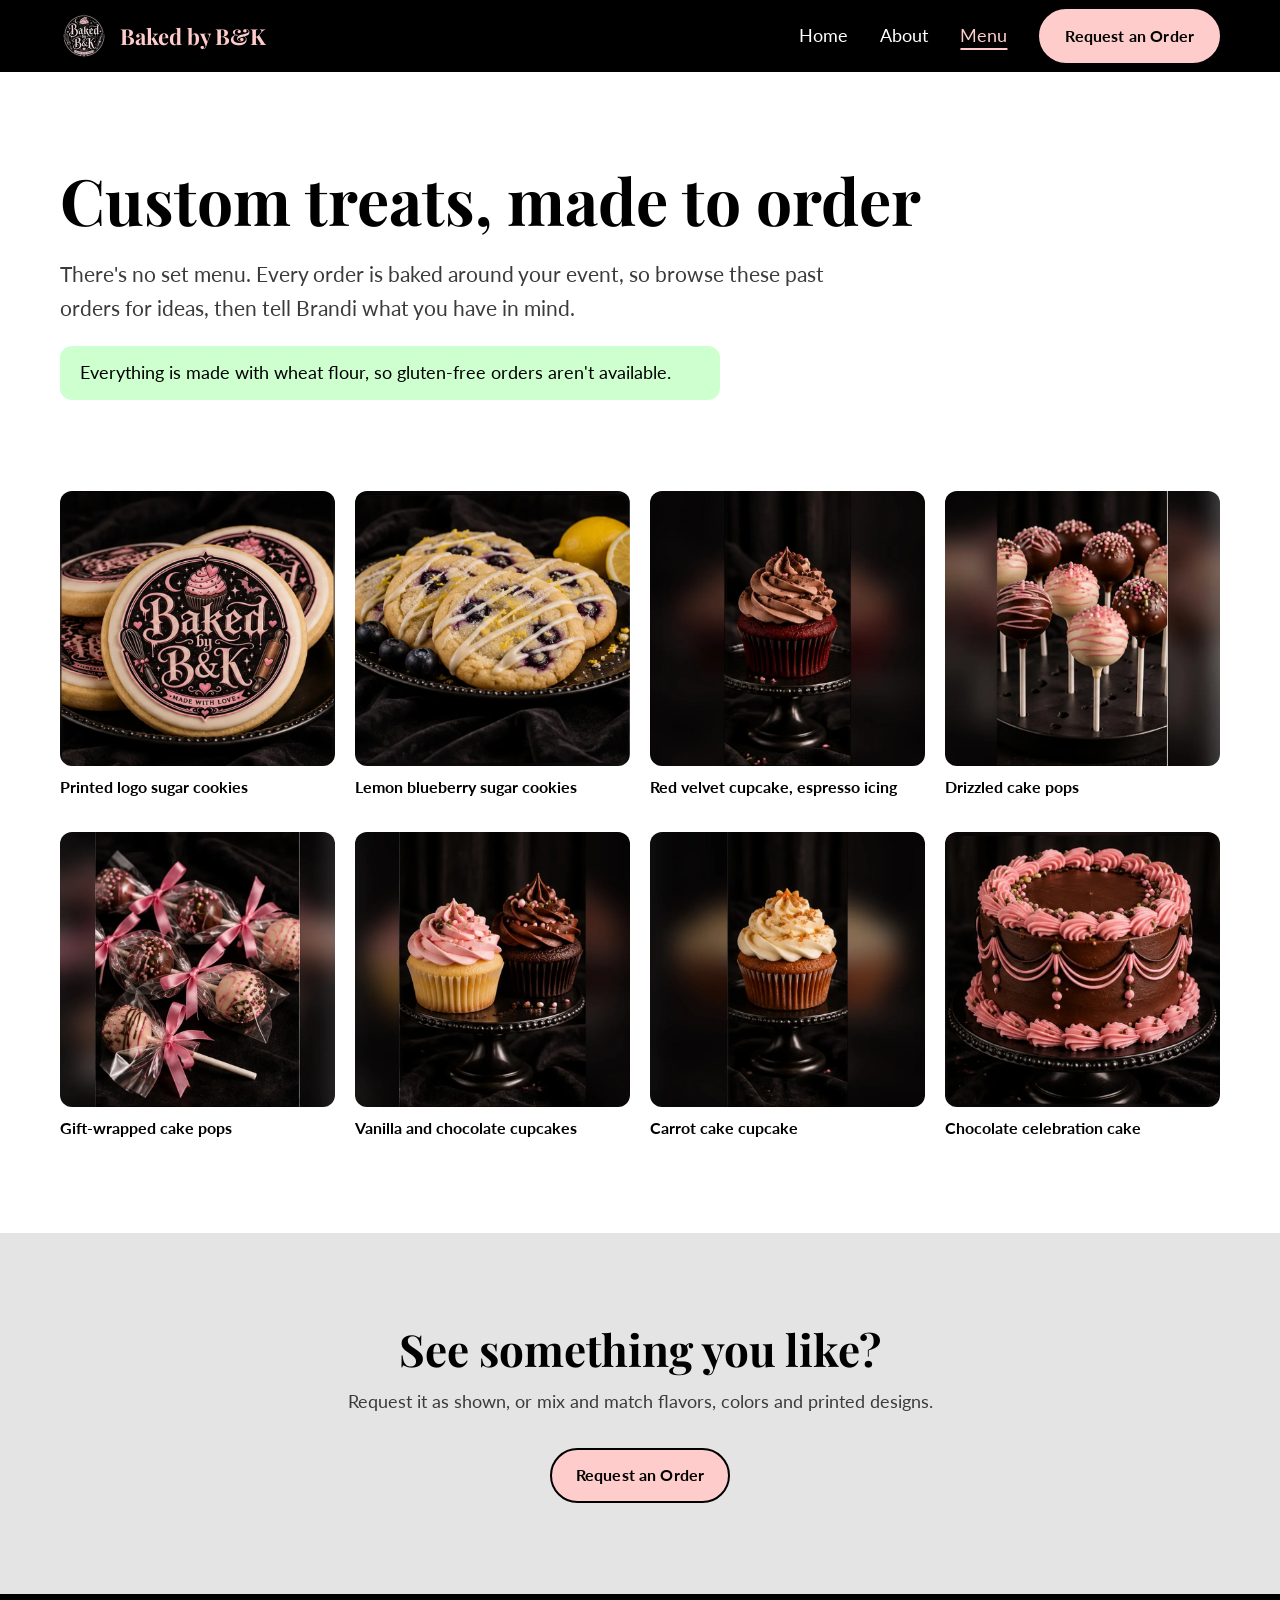
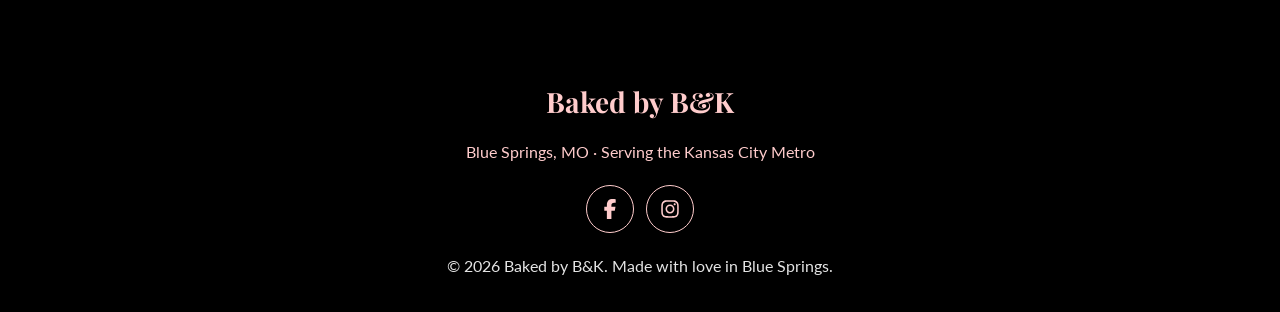
<file: baked-by-bk/menu.html>
<!DOCTYPE html>
<!-- Site designed and built by Greater Than Jargon -->
<html lang="en">
<head>
  <meta charset="utf-8">
  <meta name="viewport" content="width=device-width, initial-scale=1">
  <title>Custom Treat Gallery | Baked by B&amp;K, Blue Springs, MO</title>
  <meta name="description" content="Browse past custom orders from Baked by B&amp;K: printed-icing cookies, cupcakes, cake pops and more, baked to order in Blue Springs, MO.">
  <!-- PREVIEW ONLY: remove this robots tag at launch -->
  <meta name="robots" content="noindex, nofollow">
  <meta property="og:type" content="website">
  <meta property="og:site_name" content="Baked by B&amp;K">
  <meta property="og:title" content="Custom Treat Gallery | Baked by B&amp;K, Blue Springs, MO">
  <meta property="og:description" content="Browse past custom orders from Baked by B&amp;K: printed-icing cookies, cupcakes, cake pops and more, baked to order in Blue Springs, MO.">
  <meta name="theme-color" content="#000000">
  <link rel="icon" href="favicon.svg" type="image/svg+xml">
  <link rel="icon" href="favicon.png" type="image/png" sizes="32x32">
  <link rel="apple-touch-icon" href="apple-touch-icon.png">
  <link rel="preconnect" href="https://fonts.googleapis.com">
  <link rel="preconnect" href="https://fonts.gstatic.com" crossorigin>
  <link rel="stylesheet" href="https://fonts.googleapis.com/css2?family=Lato:wght@400;700&family=Playfair+Display:wght@700&display=swap">
  <link rel="stylesheet" href="css/reset.css">
  <link rel="stylesheet" href="css/styles.css">
  <script>document.documentElement.className = "js";</script>
</head>
<body>
  <a class="skip-link" href="#main">Skip to main content</a>

  <header class="site-header">
    <div class="container header-inner">
      <a class="brand" href="index.html">
        <img src="images/logo/baked-by-bk-logo-96.webp" srcset="images/logo/baked-by-bk-logo-96.webp 1x, images/logo/baked-by-bk-logo-192.webp 2x" width="48" height="48" alt="">
        <span class="brand-name">Baked by B&amp;K</span>
      </a>
      <button class="nav-toggle" type="button" aria-expanded="false" aria-controls="site-nav">
        <span class="visually-hidden">Menu</span>
        <svg class="icon-open" width="28" height="28" viewBox="0 0 24 24" aria-hidden="true"><path d="M3 6h18M3 12h18M3 18h18" stroke="currentColor" stroke-width="2" stroke-linecap="round"/></svg>
        <svg class="icon-close" width="28" height="28" viewBox="0 0 24 24" aria-hidden="true"><path d="M6 6l12 12M18 6L6 18" stroke="currentColor" stroke-width="2" stroke-linecap="round"/></svg>
      </button>
      <nav id="site-nav" class="site-nav" aria-label="Main">
        <ul class="nav-list">
          <li><a href="index.html">Home</a></li>
          <li><a href="about.html">About</a></li>
          <li><a href="menu.html" aria-current="page">Menu</a></li>
          <li class="nav-cta"><a class="button button--cta" href="request.html">Request an Order</a></li>
        </ul>
      </nav>
    </div>
  </header>

  <main id="main">
    <div class="container page-header">
      <h1>Custom treats, made to order</h1>
      <p class="lede">There's no set menu. Every order is baked around your event, so browse these past orders for ideas, then tell Brandi what you have in mind.</p>
      <p class="note">Everything is made with wheat flour, so gluten-free orders aren't available.</p>
    </div>

    <section class="section" aria-labelledby="gallery-title">
      <div class="container">
        <h2 id="gallery-title" class="visually-hidden">Past orders</h2>
        <!-- PLACEHOLDER photos: replace with Brandi's own photos in images/gallery/ -->
        <ul class="gallery" role="list">
          <li>
            <figure>
              <img src="images/gallery/custom-logo-printed-sugar-cookies.webp" width="800" height="800" loading="lazy" alt="Sugar cookies with a full-color logo printed on the icing">
              <figcaption>Printed logo sugar cookies</figcaption>
            </figure>
          </li>
          <li>
            <figure>
              <img src="images/gallery/lemon-blueberry-sugar-cookies.webp" width="800" height="800" loading="lazy" alt="Lemon blueberry sugar cookies with icing drizzle and lemon zest">
              <figcaption>Lemon blueberry sugar cookies</figcaption>
            </figure>
          </li>
          <li>
            <figure>
              <img src="images/gallery/red-velvet-cupcake-espresso-icing.webp" width="800" height="800" loading="lazy" alt="Red velvet cupcake with a tall swirl of espresso icing">
              <figcaption>Red velvet cupcake, espresso icing</figcaption>
            </figure>
          </li>
          <li>
            <figure>
              <img src="images/gallery/cake-pops-chocolate-white-pink-drizzle.webp" width="800" height="800" loading="lazy" alt="Chocolate and white cake pops with pink drizzle and sprinkles">
              <figcaption>Drizzled cake pops</figcaption>
            </figure>
          </li>
          <li>
            <figure>
              <img src="images/gallery/cake-pops-wrapped-pink-ribbon.webp" width="800" height="800" loading="lazy" alt="Cake pops wrapped in clear bags tied with pink ribbon">
              <figcaption>Gift-wrapped cake pops</figcaption>
            </figure>
          </li>
          <li>
            <figure>
              <img src="images/gallery/vanilla-chocolate-cupcakes.webp" width="800" height="800" loading="lazy" alt="Vanilla cupcake with pink icing next to a chocolate cupcake with chocolate icing">
              <figcaption>Vanilla and chocolate cupcakes</figcaption>
            </figure>
          </li>
          <li>
            <figure>
              <img src="images/gallery/carrot-cake-cupcake-cream-cheese.webp" width="800" height="800" loading="lazy" alt="Carrot cake cupcake with cream cheese icing and crumble">
              <figcaption>Carrot cake cupcake</figcaption>
            </figure>
          </li>
          <li>
            <figure>
              <img src="images/gallery/chocolate-cake-pink-piping.webp" width="800" height="800" loading="lazy" alt="Chocolate cake decorated with pink piped swirls and draped icing">
              <figcaption>Chocolate celebration cake</figcaption>
            </figure>
          </li>
        </ul>
      </div>
    </section>

    <section class="section section--alt closing-cta" aria-labelledby="menu-cta-title">
      <div class="container">
        <h2 id="menu-cta-title">See something you like?</h2>
        <p>Request it as shown, or mix and match flavors, colors and printed designs.</p>
        <a class="button button--cta" href="request.html">Request an Order</a>
      </div>
    </section>
  </main>

  <footer class="site-footer">
    <div class="container footer-inner">
      <p class="footer-brand">Baked by B&amp;K</p>
      <p class="footer-place">Blue Springs, MO · Serving the Kansas City Metro</p>
      <!-- PLACEHOLDER links: replace # with Brandi's Facebook and Instagram URLs.
           Icons: Font Awesome Free 6.7.2 by @fontawesome, https://fontawesome.com, License CC BY 4.0 -->
      <ul class="social" role="list">
        <li>
          <a href="#" aria-label="Baked by B&amp;K on Facebook">
            <svg viewBox="0 0 320 512" aria-hidden="true"><path d="M80 299.3V512H196V299.3h86.5l18-97.8H196V166.9c0-51.7 20.3-71.5 72.7-71.5c16.3 0 29.4 .4 37 1.2V7.9C291.4 4 256.4 0 236.2 0C129.3 0 80 50.5 80 159.4v42.1H14v97.8H80z"/></svg>
          </a>
        </li>
        <li>
          <a href="#" aria-label="Baked by B&amp;K on Instagram">
            <svg viewBox="0 0 448 512" aria-hidden="true"><path d="M224.1 141c-63.6 0-114.9 51.3-114.9 114.9s51.3 114.9 114.9 114.9S339 319.5 339 255.9 287.7 141 224.1 141zm0 189.6c-41.1 0-74.7-33.5-74.7-74.7s33.5-74.7 74.7-74.7 74.7 33.5 74.7 74.7-33.6 74.7-74.7 74.7zm146.4-194.3c0 14.9-12 26.8-26.8 26.8-14.9 0-26.8-12-26.8-26.8s12-26.8 26.8-26.8 26.8 12 26.8 26.8zm76.1 27.2c-1.7-35.9-9.9-67.7-36.2-93.9-26.2-26.2-58-34.4-93.9-36.2-37-2.1-147.9-2.1-184.9 0-35.8 1.7-67.6 9.9-93.9 36.1s-34.4 58-36.2 93.9c-2.1 37-2.1 147.9 0 184.9 1.7 35.9 9.9 67.7 36.2 93.9s58 34.4 93.9 36.2c37 2.1 147.9 2.1 184.9 0 35.9-1.7 67.7-9.9 93.9-36.2 26.2-26.2 34.4-58 36.2-93.9 2.1-37 2.1-147.8 0-184.8zM398.8 388c-7.8 19.6-22.9 34.7-42.6 42.6-29.5 11.7-99.5 9-132.1 9s-102.7 2.6-132.1-9c-19.6-7.8-34.7-22.9-42.6-42.6-11.7-29.5-9-99.5-9-132.1s-2.6-102.7 9-132.1c7.8-19.6 22.9-34.7 42.6-42.6 29.5-11.7 99.5-9 132.1-9s102.7-2.6 132.1 9c19.6 7.8 34.7 22.9 42.6 42.6 11.7 29.5 9 99.5 9 132.1s2.7 102.7-9 132.1z"/></svg>
          </a>
        </li>
      </ul>
      <p class="copyright">© <span data-year>2026</span> Baked by B&amp;K. Made with love in Blue Springs.</p>
    </div>
  </footer>

  <script src="js/script.js" defer></script>
</body>
</html>
</file>
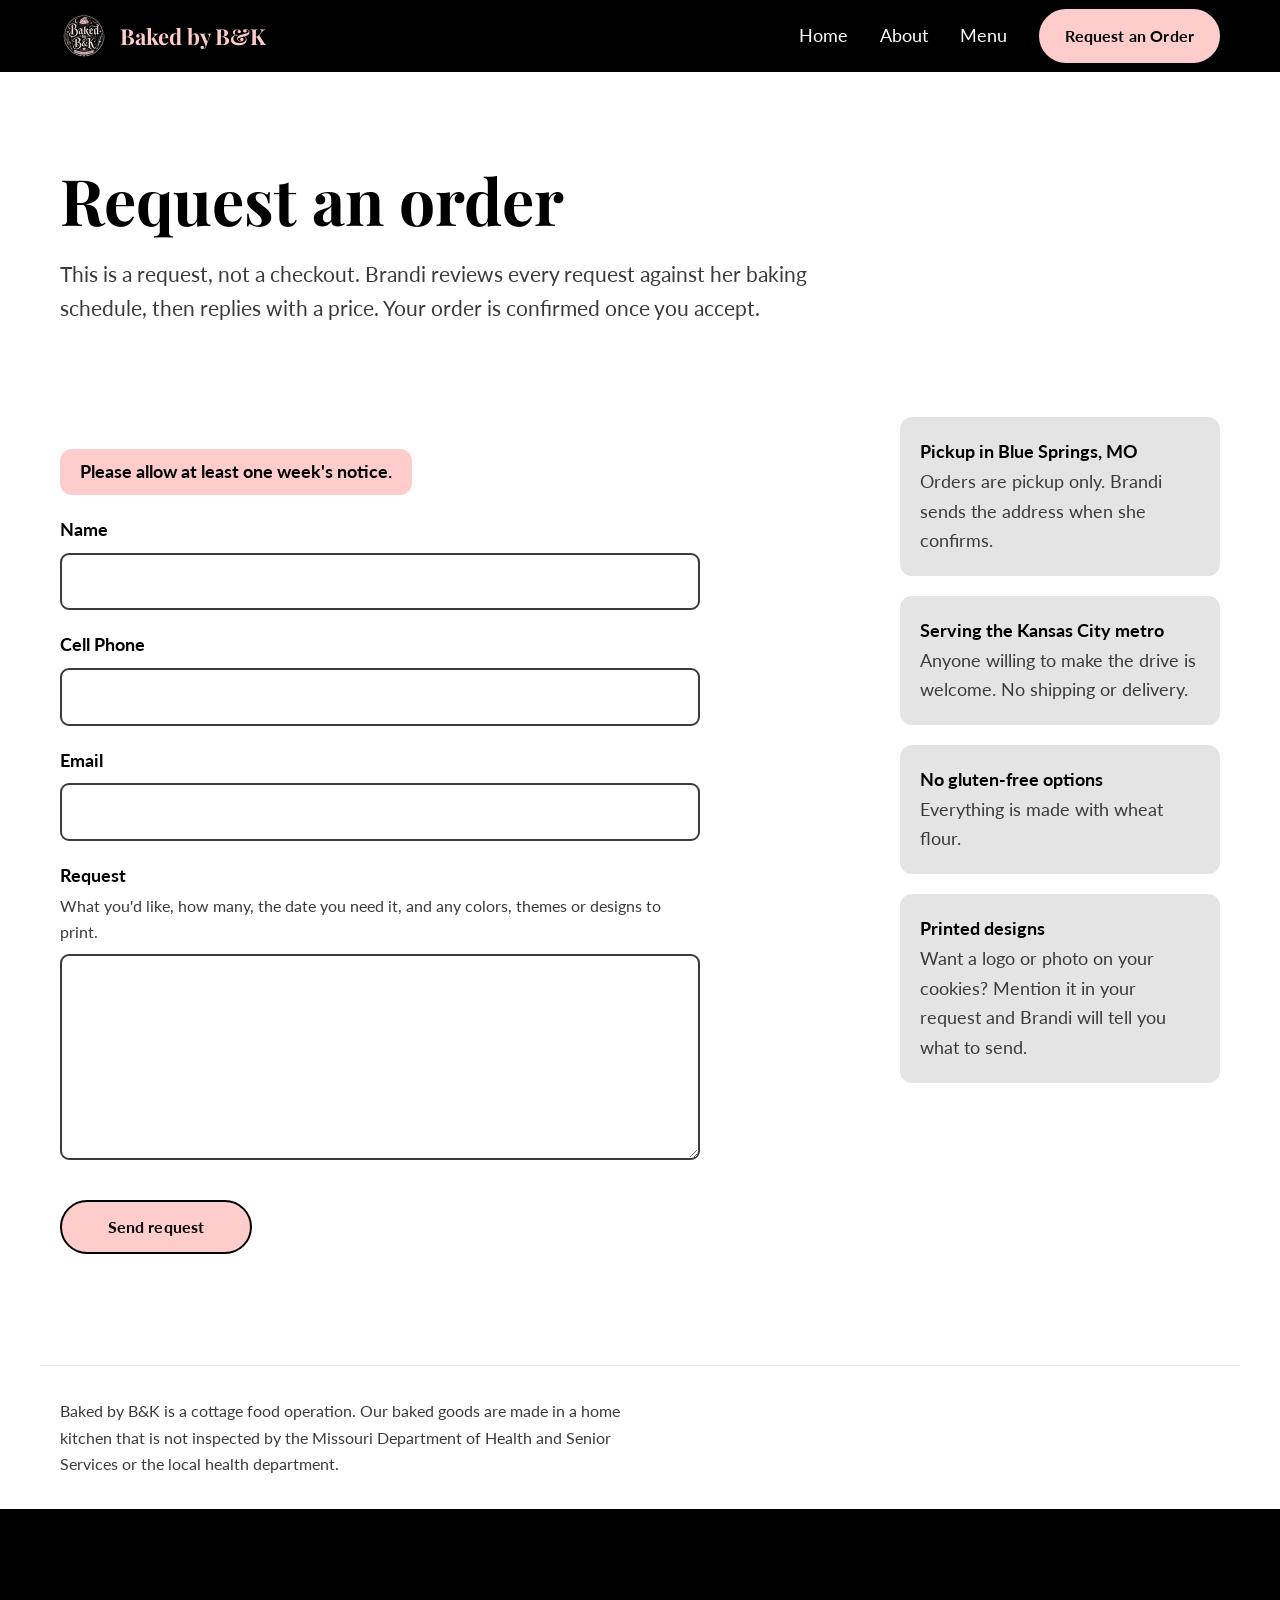
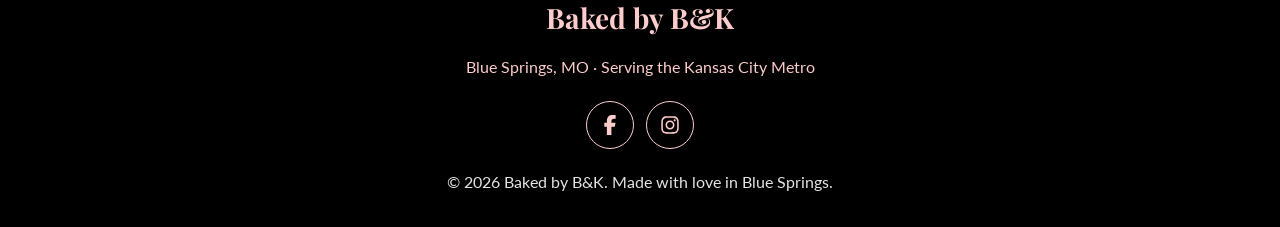
<file: baked-by-bk/request.html>
<!DOCTYPE html>
<!-- Site designed and built by Greater Than Jargon -->
<html lang="en">
<head>
  <meta charset="utf-8">
  <meta name="viewport" content="width=device-width, initial-scale=1">
  <title>Request a Custom Order | Baked by B&amp;K, Blue Springs, MO</title>
  <meta name="description" content="Request custom cookies, cupcakes or cake pops from Baked by B&amp;K. Local pickup in Blue Springs, MO. Please allow at least one week's notice.">
  <!-- PREVIEW ONLY: remove this robots tag at launch -->
  <meta name="robots" content="noindex, nofollow">
  <meta property="og:type" content="website">
  <meta property="og:site_name" content="Baked by B&amp;K">
  <meta property="og:title" content="Request a Custom Order | Baked by B&amp;K, Blue Springs, MO">
  <meta property="og:description" content="Request custom cookies, cupcakes or cake pops from Baked by B&amp;K. Local pickup in Blue Springs, MO. Please allow at least one week's notice.">
  <meta name="theme-color" content="#000000">
  <link rel="icon" href="favicon.svg" type="image/svg+xml">
  <link rel="icon" href="favicon.png" type="image/png" sizes="32x32">
  <link rel="apple-touch-icon" href="apple-touch-icon.png">
  <link rel="preconnect" href="https://fonts.googleapis.com">
  <link rel="preconnect" href="https://fonts.gstatic.com" crossorigin>
  <link rel="stylesheet" href="https://fonts.googleapis.com/css2?family=Lato:wght@400;700&family=Playfair+Display:wght@700&display=swap">
  <link rel="stylesheet" href="css/reset.css">
  <link rel="stylesheet" href="css/styles.css">
  <script>document.documentElement.className = "js";</script>
  <script src="https://challenges.cloudflare.com/turnstile/v0/api.js" async defer></script>
</head>
<body>
  <a class="skip-link" href="#main">Skip to main content</a>

  <header class="site-header">
    <div class="container header-inner">
      <a class="brand" href="index.html">
        <img src="images/logo/baked-by-bk-logo-96.webp" srcset="images/logo/baked-by-bk-logo-96.webp 1x, images/logo/baked-by-bk-logo-192.webp 2x" width="48" height="48" alt="">
        <span class="brand-name">Baked by B&amp;K</span>
      </a>
      <button class="nav-toggle" type="button" aria-expanded="false" aria-controls="site-nav">
        <span class="visually-hidden">Menu</span>
        <svg class="icon-open" width="28" height="28" viewBox="0 0 24 24" aria-hidden="true"><path d="M3 6h18M3 12h18M3 18h18" stroke="currentColor" stroke-width="2" stroke-linecap="round"/></svg>
        <svg class="icon-close" width="28" height="28" viewBox="0 0 24 24" aria-hidden="true"><path d="M6 6l12 12M18 6L6 18" stroke="currentColor" stroke-width="2" stroke-linecap="round"/></svg>
      </button>
      <nav id="site-nav" class="site-nav" aria-label="Main">
        <ul class="nav-list">
          <li><a href="index.html">Home</a></li>
          <li><a href="about.html">About</a></li>
          <li><a href="menu.html">Menu</a></li>
          <li class="nav-cta"><a class="button button--cta" href="request.html" aria-current="page">Request an Order</a></li>
        </ul>
      </nav>
    </div>
  </header>

  <main id="main">
    <div class="container page-header">
      <h1>Request an order</h1>
      <p class="lede">This is a request, not a checkout. Brandi reviews every request against her baking schedule, then replies with a price. Your order is confirmed once you accept.</p>
    </div>

    <div class="section">
      <div class="container request-layout">
        <div>
          <p class="notice">Please allow at least one week's notice.</p>

          <!-- PLACEHOLDER: replace YOUR_FORM_ID with Brandi's Formspree form ID -->
          <form class="order-form" action="https://formspree.io/f/YOUR_FORM_ID" method="POST" data-order-form>
            <input type="hidden" name="_subject" value="New order request from bakedbybk.com">

            <div class="field">
              <label for="name">Name</label>
              <input id="name" name="name" type="text" autocomplete="name" required data-validate aria-describedby="name-error">
              <p class="field-error" id="name-error"></p>
            </div>

            <div class="field">
              <label for="phone">Cell Phone</label>
              <input id="phone" name="phone" type="tel" autocomplete="tel" inputmode="tel" required pattern="(\+?1[\s.\-]?)?\(?\d{3}\)?[\s.\-]?\d{3}[\s.\-]?\d{4}" data-validate aria-describedby="phone-error">
              <p class="field-error" id="phone-error"></p>
            </div>

            <div class="field">
              <label for="email">Email</label>
              <input id="email" name="email" type="email" autocomplete="email" required data-validate aria-describedby="email-error">
              <p class="field-error" id="email-error"></p>
            </div>

            <div class="field">
              <label for="request">Request</label>
              <span class="hint" id="request-hint">What you'd like, how many, the date you need it, and any colors, themes or designs to print.</span>
              <textarea id="request" name="request" rows="6" required data-validate aria-describedby="request-hint request-error"></textarea>
              <p class="field-error" id="request-error"></p>
            </div>

            <!-- Spam trap: people never see this field; bots fill it in. -->
            <div class="hp" aria-hidden="true">
              <label for="gotcha">Leave this field empty</label>
              <input id="gotcha" type="text" name="_gotcha" tabindex="-1" autocomplete="off">
            </div>

            <!-- PLACEHOLDER: Cloudflare's always-pass test key. Replace with Brandi's Turnstile site key. -->
            <div class="cf-turnstile" data-sitekey="1x00000000000000000000BB" data-appearance="interaction-only" data-theme="light"></div>

            <div class="form-actions">
              <button class="button button--cta" type="submit">Send request</button>
            </div>
            <p class="form-status" role="alert"></p>
          </form>

          <div class="form-success" id="form-success" tabindex="-1" hidden>
            <h2>Request sent</h2>
            <!-- PLACEHOLDER: replace [X] with Brandi's usual reply time -->
            <p>Thanks! Brandi will review your request and reach out within [X] days to confirm.</p>
            <p data-preview-note hidden><strong>Preview only:</strong> this form isn't connected yet, so nothing was sent.</p>
          </div>
        </div>

        <ul class="request-facts" role="list" aria-label="Good to know">
          <li><strong>Pickup in Blue Springs, MO</strong>Orders are pickup only. Brandi sends the address when she confirms.</li>
          <li><strong>Serving the Kansas City metro</strong>Anyone willing to make the drive is welcome. No shipping or delivery.</li>
          <li><strong>No gluten-free options</strong>Everything is made with wheat flour.</li>
          <li><strong>Printed designs</strong>Want a logo or photo on your cookies? Mention it in your request and Brandi will tell you what to send.</li>
        </ul>
      </div>
    </div>

    <aside class="container disclaimer" aria-label="Cottage food disclaimer">
      <p>Baked by B&amp;K is a cottage food operation. Our baked goods are made in a home kitchen that is not inspected by the Missouri Department of Health and Senior Services or the local health department.</p>
    </aside>
  </main>

  <footer class="site-footer">
    <div class="container footer-inner">
      <p class="footer-brand">Baked by B&amp;K</p>
      <p class="footer-place">Blue Springs, MO · Serving the Kansas City Metro</p>
      <!-- PLACEHOLDER links: replace # with Brandi's Facebook and Instagram URLs.
           Icons: Font Awesome Free 6.7.2 by @fontawesome, https://fontawesome.com, License CC BY 4.0 -->
      <ul class="social" role="list">
        <li>
          <a href="#" aria-label="Baked by B&amp;K on Facebook">
            <svg viewBox="0 0 320 512" aria-hidden="true"><path d="M80 299.3V512H196V299.3h86.5l18-97.8H196V166.9c0-51.7 20.3-71.5 72.7-71.5c16.3 0 29.4 .4 37 1.2V7.9C291.4 4 256.4 0 236.2 0C129.3 0 80 50.5 80 159.4v42.1H14v97.8H80z"/></svg>
          </a>
        </li>
        <li>
          <a href="#" aria-label="Baked by B&amp;K on Instagram">
            <svg viewBox="0 0 448 512" aria-hidden="true"><path d="M224.1 141c-63.6 0-114.9 51.3-114.9 114.9s51.3 114.9 114.9 114.9S339 319.5 339 255.9 287.7 141 224.1 141zm0 189.6c-41.1 0-74.7-33.5-74.7-74.7s33.5-74.7 74.7-74.7 74.7 33.5 74.7 74.7-33.6 74.7-74.7 74.7zm146.4-194.3c0 14.9-12 26.8-26.8 26.8-14.9 0-26.8-12-26.8-26.8s12-26.8 26.8-26.8 26.8 12 26.8 26.8zm76.1 27.2c-1.7-35.9-9.9-67.7-36.2-93.9-26.2-26.2-58-34.4-93.9-36.2-37-2.1-147.9-2.1-184.9 0-35.8 1.7-67.6 9.9-93.9 36.1s-34.4 58-36.2 93.9c-2.1 37-2.1 147.9 0 184.9 1.7 35.9 9.9 67.7 36.2 93.9s58 34.4 93.9 36.2c37 2.1 147.9 2.1 184.9 0 35.9-1.7 67.7-9.9 93.9-36.2 26.2-26.2 34.4-58 36.2-93.9 2.1-37 2.1-147.8 0-184.8zM398.8 388c-7.8 19.6-22.9 34.7-42.6 42.6-29.5 11.7-99.5 9-132.1 9s-102.7 2.6-132.1-9c-19.6-7.8-34.7-22.9-42.6-42.6-11.7-29.5-9-99.5-9-132.1s-2.6-102.7 9-132.1c7.8-19.6 22.9-34.7 42.6-42.6 29.5-11.7 99.5-9 132.1-9s102.7-2.6 132.1 9c19.6 7.8 34.7 22.9 42.6 42.6 11.7 29.5 9 99.5 9 132.1s2.7 102.7-9 132.1z"/></svg>
          </a>
        </li>
      </ul>
      <p class="copyright">© <span data-year>2026</span> Baked by B&amp;K. Made with love in Blue Springs.</p>
    </div>
  </footer>

  <script src="js/script.js" defer></script>
</body>
</html>
</file>
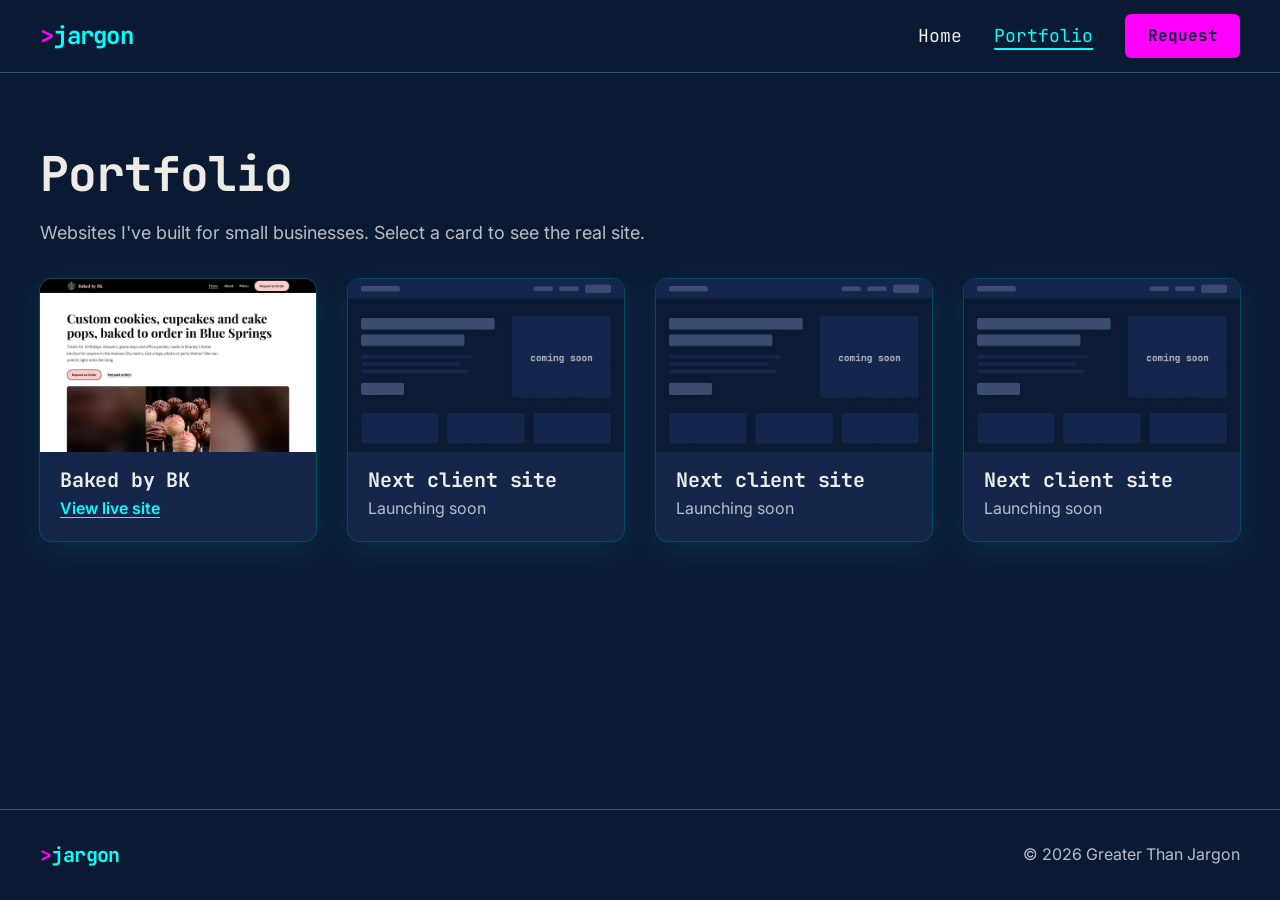
<file: greater-than-jargon/portfolio.html>
<!DOCTYPE html>
<!-- Site designed and built by Greater Than Jargon -->
<html lang="en">
<head>
  <meta charset="utf-8">
  <meta name="viewport" content="width=device-width, initial-scale=1">
  <title>Portfolio | Greater Than Jargon</title>
  <meta name="description" content="Small-business websites designed and built by Greater Than Jargon. See the work, then visit each live site.">
  <!-- PREVIEW ONLY: remove this robots tag at launch -->
  <meta name="robots" content="noindex, nofollow">
  <meta property="og:type" content="website">
  <meta property="og:site_name" content="Greater Than Jargon">
  <meta property="og:title" content="Portfolio | Greater Than Jargon">
  <meta property="og:description" content="Small-business websites designed and built by Greater Than Jargon. See the work, then visit each live site.">
  <!-- PLACEHOLDER share image: make this an absolute URL once the domain is live -->
  <meta property="og:image" content="images/og/greater-than-jargon-share.png">
  <meta property="og:image:width" content="1200">
  <meta property="og:image:height" content="630">
  <meta property="og:image:alt" content="The Greater Than Jargon logo, >jargon, with the slogan: I speak tech. You don't have to.">
  <meta name="twitter:card" content="summary_large_image">
  <meta name="theme-color" content="#0B1A33">
  <link rel="icon" href="favicon.svg" type="image/svg+xml">
  <link rel="icon" href="favicon.png" type="image/png" sizes="32x32">
  <link rel="apple-touch-icon" href="apple-touch-icon.png">
  <link rel="preconnect" href="https://fonts.googleapis.com">
  <link rel="preconnect" href="https://fonts.gstatic.com" crossorigin>
  <link rel="stylesheet" href="https://fonts.googleapis.com/css2?family=Inter:wght@400;600&family=JetBrains+Mono:wght@400;700&display=swap">
  <link rel="stylesheet" href="css/reset.css">
  <link rel="stylesheet" href="css/styles.css">
  <script>document.documentElement.className = "js";</script>
</head>
<body>
  <a class="skip-link" href="#main">Skip to main content</a>

  <header class="site-header">
    <div class="container header-inner">
      <a class="logo header-logo" href="index.html">
        <span aria-hidden="true"><span class="logo-gt">&gt;</span>jargon</span>
        <span class="visually-hidden">Greater Than Jargon home</span>
      </a>
      <button class="nav-toggle" type="button" aria-expanded="false" aria-controls="site-nav">
        <span class="visually-hidden">Menu</span>
        <svg class="icon-open" width="28" height="28" viewBox="0 0 24 24" aria-hidden="true"><path d="M3 6h18M3 12h18M3 18h18" stroke="currentColor" stroke-width="2" stroke-linecap="round"/></svg>
        <svg class="icon-close" width="28" height="28" viewBox="0 0 24 24" aria-hidden="true"><path d="M6 6l12 12M18 6L6 18" stroke="currentColor" stroke-width="2" stroke-linecap="round"/></svg>
      </button>
      <nav id="site-nav" class="site-nav" aria-label="Main">
        <ul class="nav-list">
          <li><a href="index.html">Home</a></li>
          <li><a href="portfolio.html" aria-current="page">Portfolio</a></li>
          <li><a class="button" href="request.html">Request</a></li>
        </ul>
      </nav>
    </div>
  </header>

  <main id="main" class="container portfolio">
    <div class="page-header">
      <h1>Portfolio</h1>
      <p class="lede">Websites I've built for small businesses. Select a card to see the real site.</p>
    </div>

    <ul class="card-grid" role="list">
      <li>
        <article class="card">
          <!-- PLACEHOLDER: screenshot of the review preview. Retake from the live site at launch. -->
          <img class="card-image" src="images/portfolio/baked-by-bk-custom-bakery-website.webp" width="1280" height="800" alt="Home page of the Baked by BK website.">
          <div class="card-body">
            <h2 class="card-title">Baked by BK</h2>
            <!-- PLACEHOLDER URL: change to https://bakedbybk.com when it launches -->
            <a class="card-link" href="https://arclear.github.io/gtj-previews/baked-by-bk/" target="_blank" rel="noopener">View live site<span class="visually-hidden"> for Baked by BK (opens in a new tab)</span></a>
          </div>
        </article>
      </li>
      <!-- PLACEHOLDER cards: replace with real client sites as they launch. -->
      <li>
        <article class="card">
          <img class="card-image" src="images/portfolio/upcoming-client-website.webp" width="1280" height="800" alt="Placeholder for an upcoming client website." loading="lazy">
          <div class="card-body">
            <h2 class="card-title">Next client site</h2>
            <p class="card-soon">Launching soon</p>
          </div>
        </article>
      </li>
      <li>
        <article class="card">
          <img class="card-image" src="images/portfolio/upcoming-client-website.webp" width="1280" height="800" alt="Placeholder for an upcoming client website." loading="lazy">
          <div class="card-body">
            <h2 class="card-title">Next client site</h2>
            <p class="card-soon">Launching soon</p>
          </div>
        </article>
      </li>
      <li>
        <article class="card">
          <img class="card-image" src="images/portfolio/upcoming-client-website.webp" width="1280" height="800" alt="Placeholder for an upcoming client website." loading="lazy">
          <div class="card-body">
            <h2 class="card-title">Next client site</h2>
            <p class="card-soon">Launching soon</p>
          </div>
        </article>
      </li>
    </ul>
  </main>

  <footer class="site-footer">
    <div class="container footer-inner">
      <p class="logo footer-logo"><span aria-hidden="true"><span class="logo-gt">&gt;</span>jargon</span><span class="visually-hidden">Greater Than Jargon</span></p>
      <p class="copyright">© <span data-year>2026</span> Greater Than Jargon</p>
    </div>
  </footer>

  <script src="js/script.js" defer></script>
</body>
</html>
</file>
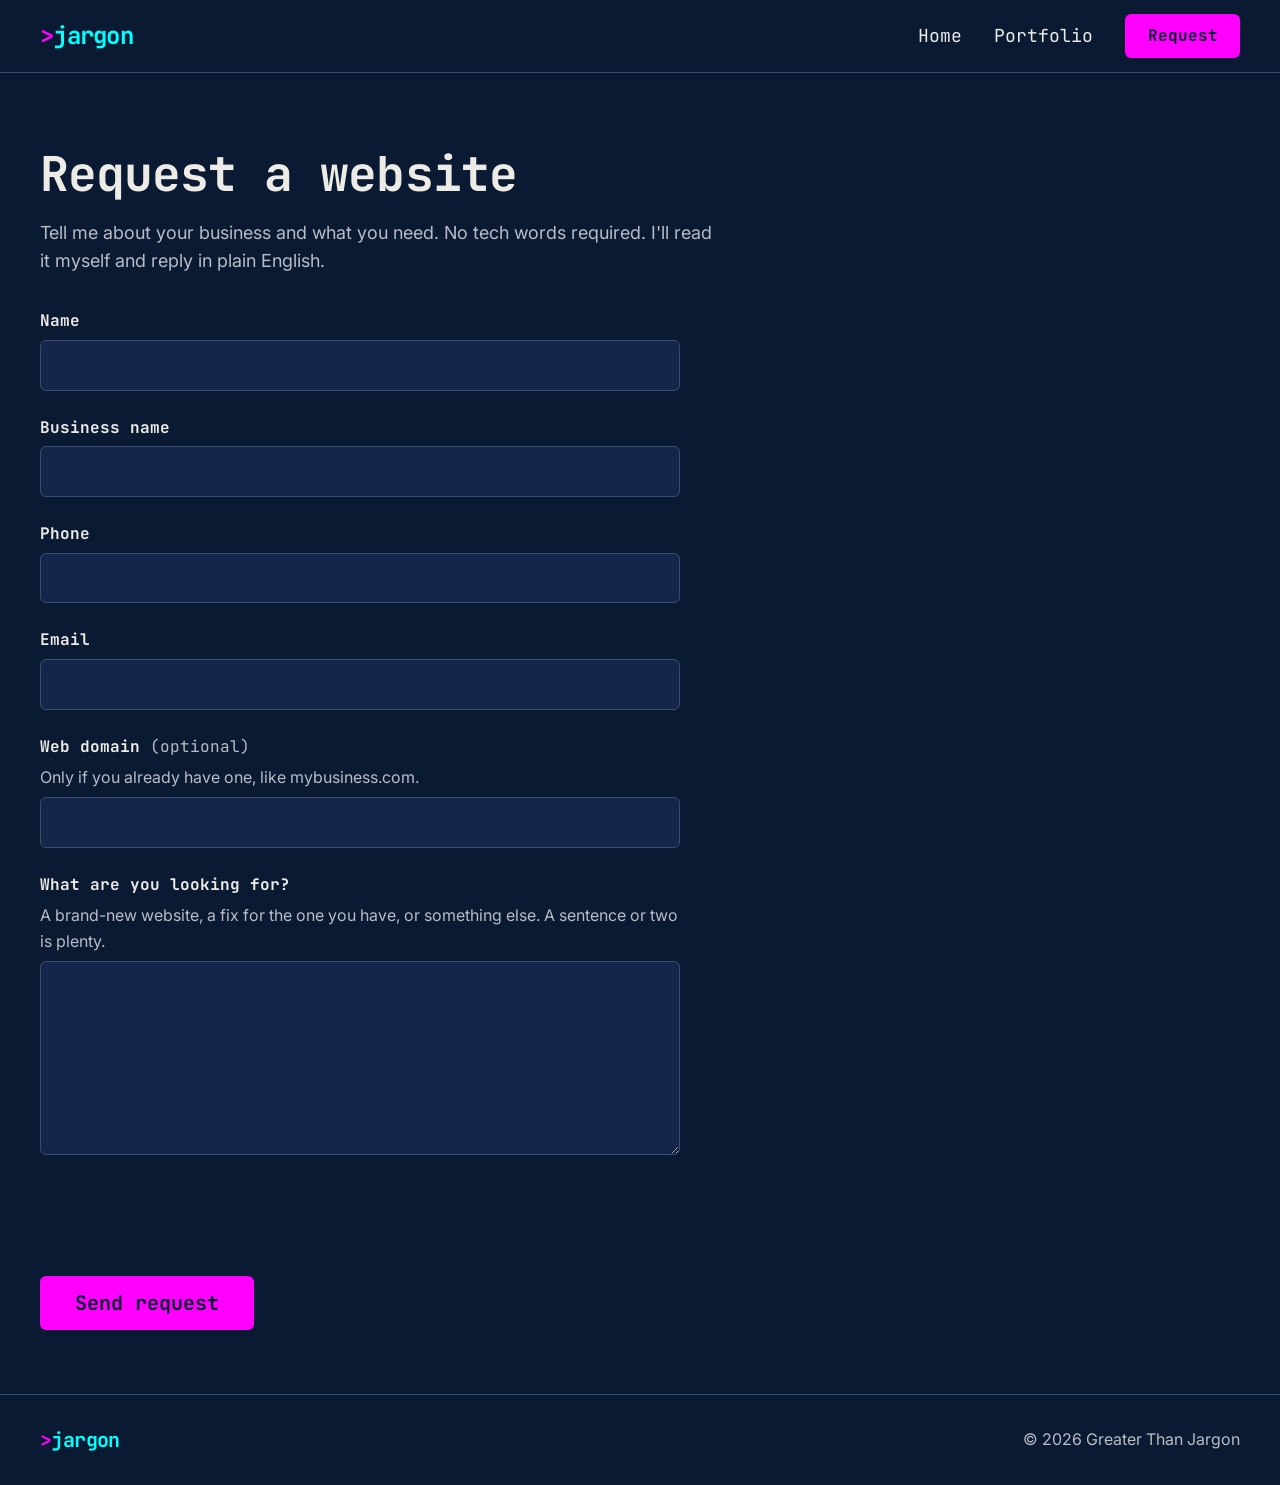
<file: greater-than-jargon/request.html>
<!DOCTYPE html>
<!-- Site designed and built by Greater Than Jargon -->
<html lang="en">
<head>
  <meta charset="utf-8">
  <meta name="viewport" content="width=device-width, initial-scale=1">
  <title>Request a Website | Greater Than Jargon</title>
  <meta name="description" content="Tell Greater Than Jargon about your business and the website you need. No tech words required; you get a reply in plain English.">
  <!-- PREVIEW ONLY: remove this robots tag at launch -->
  <meta name="robots" content="noindex, nofollow">
  <meta property="og:type" content="website">
  <meta property="og:site_name" content="Greater Than Jargon">
  <meta property="og:title" content="Request a Website | Greater Than Jargon">
  <meta property="og:description" content="Tell Greater Than Jargon about your business and the website you need. No tech words required; you get a reply in plain English.">
  <!-- PLACEHOLDER share image: make this an absolute URL once the domain is live -->
  <meta property="og:image" content="images/og/greater-than-jargon-share.png">
  <meta property="og:image:width" content="1200">
  <meta property="og:image:height" content="630">
  <meta property="og:image:alt" content="The Greater Than Jargon logo, >jargon, with the slogan: I speak tech. You don't have to.">
  <meta name="twitter:card" content="summary_large_image">
  <meta name="theme-color" content="#0B1A33">
  <link rel="icon" href="favicon.svg" type="image/svg+xml">
  <link rel="icon" href="favicon.png" type="image/png" sizes="32x32">
  <link rel="apple-touch-icon" href="apple-touch-icon.png">
  <link rel="preconnect" href="https://fonts.googleapis.com">
  <link rel="preconnect" href="https://fonts.gstatic.com" crossorigin>
  <link rel="stylesheet" href="https://fonts.googleapis.com/css2?family=Inter:wght@400;600&family=JetBrains+Mono:wght@400;700&display=swap">
  <link rel="stylesheet" href="css/reset.css">
  <link rel="stylesheet" href="css/styles.css">
  <script>document.documentElement.className = "js";</script>
  <script src="https://challenges.cloudflare.com/turnstile/v0/api.js" async defer></script>
</head>
<body>
  <a class="skip-link" href="#main">Skip to main content</a>

  <header class="site-header">
    <div class="container header-inner">
      <a class="logo header-logo" href="index.html">
        <span aria-hidden="true"><span class="logo-gt">&gt;</span>jargon</span>
        <span class="visually-hidden">Greater Than Jargon home</span>
      </a>
      <button class="nav-toggle" type="button" aria-expanded="false" aria-controls="site-nav">
        <span class="visually-hidden">Menu</span>
        <svg class="icon-open" width="28" height="28" viewBox="0 0 24 24" aria-hidden="true"><path d="M3 6h18M3 12h18M3 18h18" stroke="currentColor" stroke-width="2" stroke-linecap="round"/></svg>
        <svg class="icon-close" width="28" height="28" viewBox="0 0 24 24" aria-hidden="true"><path d="M6 6l12 12M18 6L6 18" stroke="currentColor" stroke-width="2" stroke-linecap="round"/></svg>
      </button>
      <nav id="site-nav" class="site-nav" aria-label="Main">
        <ul class="nav-list">
          <li><a href="index.html">Home</a></li>
          <li><a href="portfolio.html">Portfolio</a></li>
          <li><a class="button" href="request.html" aria-current="page">Request</a></li>
        </ul>
      </nav>
    </div>
  </header>

  <main id="main" class="container request">
    <div class="page-header">
      <h1>Request a website</h1>
      <!-- PLACEHOLDER intro copy -->
      <p class="lede">Tell me about your business and what you need. No tech words required. I'll read it myself and reply in plain English.</p>
    </div>

    <!-- PLACEHOLDER: replace XXXXXXX with the Formspree form ID -->
    <form class="request-form" action="https://formspree.io/f/XXXXXXX" method="POST" data-request-form>
      <input type="hidden" name="_subject" value="New website request from Greater Than Jargon">

      <div class="field">
        <label for="name">Name</label>
        <input id="name" name="name" type="text" autocomplete="name" required data-validate aria-describedby="name-error">
        <p class="field-error" id="name-error"></p>
      </div>

      <div class="field">
        <label for="business">Business name</label>
        <input id="business" name="business" type="text" autocomplete="organization" required data-validate aria-describedby="business-error">
        <p class="field-error" id="business-error"></p>
      </div>

      <div class="field">
        <label for="phone">Phone</label>
        <input id="phone" name="phone" type="tel" autocomplete="tel" inputmode="tel" required pattern="(\+?1[\s.\-]?)?\(?\d{3}\)?[\s.\-]?\d{3}[\s.\-]?\d{4}" data-validate aria-describedby="phone-error">
        <p class="field-error" id="phone-error"></p>
      </div>

      <div class="field">
        <label for="email">Email</label>
        <input id="email" name="email" type="email" autocomplete="email" required data-validate aria-describedby="email-error">
        <p class="field-error" id="email-error"></p>
      </div>

      <div class="field">
        <label for="domain">Web domain <span class="optional">(optional)</span></label>
        <span class="hint" id="domain-hint">Only if you already have one, like mybusiness.com.</span>
        <input id="domain" name="domain" type="text" autocomplete="url" inputmode="url" autocapitalize="off" spellcheck="false" aria-describedby="domain-hint">
      </div>

      <div class="field">
        <label for="details">What are you looking for?</label>
        <span class="hint" id="details-hint">A brand-new website, a fix for the one you have, or something else. A sentence or two is plenty.</span>
        <textarea id="details" name="details" rows="6" required data-validate aria-describedby="details-hint details-error"></textarea>
        <p class="field-error" id="details-error"></p>
      </div>

      <!-- Spam trap: people never see this field; bots fill it in. -->
      <div class="hp" aria-hidden="true">
        <label for="gotcha">Leave this field empty</label>
        <input id="gotcha" type="text" name="_gotcha" tabindex="-1" autocomplete="off">
      </div>

      <!-- PLACEHOLDER: Cloudflare's always-pass test key. Replace with the real Turnstile site key. -->
      <div class="cf-turnstile" data-sitekey="1x00000000000000000000AA" data-theme="dark"></div>

      <div class="form-actions">
        <button class="button button--large" type="submit">Send request</button>
      </div>
      <p class="form-status" role="alert"></p>
    </form>

    <div class="form-success" id="form-success" tabindex="-1" hidden>
      <h2>Request sent</h2>
      <!-- PLACEHOLDER: confirm the usual reply time -->
      <p>Thanks. I'll read it and get back to you within two business days.</p>
      <p data-preview-note hidden><strong>Preview only:</strong> this form isn't connected yet, so nothing was sent.</p>
    </div>
  </main>

  <footer class="site-footer">
    <div class="container footer-inner">
      <p class="logo footer-logo"><span aria-hidden="true"><span class="logo-gt">&gt;</span>jargon</span><span class="visually-hidden">Greater Than Jargon</span></p>
      <p class="copyright">© <span data-year>2026</span> Greater Than Jargon</p>
    </div>
  </footer>

  <script src="js/script.js" defer></script>
</body>
</html>
</file>
<file: baked-by-bk/css/styles.css>
/* ==========================================================================
   Baked by B&K — site styles
   Mobile-first. Colors come from the tokens below; never hard-code a hex
   value further down the file.
   ========================================================================== */

:root {
  /* Brand palette */
  --color-black:       #000000; /* headings, nav, footer background */
  --color-pink:        #FFCCCC; /* primary brand: CTA buttons, highlights */
  --color-green:       #CEFFCE; /* accent: badges, hover states, small callouts */
  --color-dark-gray:   #3B3B3B; /* body text */
  --color-light-gray:  #E4E4E4; /* alternate section backgrounds, borders, cards */
  --color-white:       #FFFFFF; /* main page background */

  /* Role tokens */
  --text:        var(--color-dark-gray);
  --heading:     var(--color-black);
  --bg:          var(--color-white);
  --bg-alt:      var(--color-light-gray);
  --cta-bg:      var(--color-pink);
  --cta-text:    var(--color-black);
  --accent:      var(--color-green);
  --footer-bg:   var(--color-black);
  --footer-text: var(--color-pink);
  --focus:       var(--color-black);

  /* Typography */
  --font-heading: "Playfair Display", Georgia, "Times New Roman", serif;
  --font-body:    "Lato", "Segoe UI", Arial, sans-serif;
  --font-size-body:  1.125rem;  /* 18px */
  --font-size-small: 1rem;      /* 16px: the floor, nothing goes smaller */
  --font-size-h1: clamp(2.375rem, 1.6rem + 3.6vw, 4rem);
  --font-size-h2: clamp(1.875rem, 1.5rem + 1.8vw, 2.75rem);
  --font-size-h3: clamp(1.375rem, 1.25rem + 0.6vw, 1.625rem);
  --line-height-body: 1.65;
  --line-height-heading: 1.15;
  --measure: 66ch;

  /* Spacing */
  --space-xs: 0.5rem;
  --space-sm: 0.75rem;
  --space-md: 1.25rem;
  --space-lg: 2rem;
  --space-xl: clamp(3.5rem, 2.5rem + 4vw, 6rem);

  /* Shape and layout */
  --radius: 0.75rem;
  --radius-pill: 999px;
  --container-max: 75rem;
  --gutter: 1.25rem;
  --header-height: 4.5rem;
}

/* --- Base --------------------------------------------------------------- */

html {
  scroll-padding-top: calc(var(--header-height) + 1rem);
}

body {
  background: var(--bg);
  color: var(--text);
  font-family: var(--font-body);
  font-size: var(--font-size-body);
  line-height: var(--line-height-body);
}

h1,
h2,
h3 {
  color: var(--heading);
  font-family: var(--font-heading);
  font-weight: 700;
  line-height: var(--line-height-heading);
}

h1 { font-size: var(--font-size-h1); }
h2 { font-size: var(--font-size-h2); }
h3 { font-size: var(--font-size-h3); }

p,
li {
  max-width: var(--measure);
}

a {
  text-underline-offset: 0.2em;
  text-decoration-thickness: 1px;
}

a:hover {
  text-decoration-thickness: 2px;
}

:focus-visible {
  outline: 3px solid var(--focus);
  outline-offset: 3px;
}

.container {
  width: 100%;
  max-width: var(--container-max);
  margin-inline: auto;
  padding-inline: var(--gutter);
}

.visually-hidden {
  position: absolute !important;
  width: 1px;
  height: 1px;
  padding: 0;
  margin: -1px;
  overflow: hidden;
  clip: rect(0 0 0 0);
  white-space: nowrap;
  border: 0;
}

.skip-link {
  position: absolute;
  top: 0.5rem;
  left: 0.5rem;
  z-index: 100;
  padding: var(--space-xs) var(--space-md);
  background: var(--cta-bg);
  color: var(--cta-text);
  font-weight: 700;
  border-radius: var(--radius);
  transform: translateY(-200%);
}

.skip-link:focus {
  transform: none;
}

/* --- Buttons ------------------------------------------------------------ */

.button {
  display: inline-flex;
  align-items: center;
  justify-content: center;
  min-height: 3rem;
  padding: 0.75rem 1.5rem;
  border: 2px solid var(--color-black);
  border-radius: var(--radius-pill);
  font-family: var(--font-body);
  font-size: var(--font-size-small);
  font-weight: 700;
  letter-spacing: 0.01em;
  text-decoration: none;
  transition: background-color 0.2s ease, transform 0.2s ease;
}

.button--cta {
  background: var(--cta-bg);
  color: var(--cta-text);
}

.button--cta:hover {
  background: var(--accent);
  text-decoration: none;
}

.button--cta:active {
  transform: translateY(1px);
}

/* --- Header and navigation --------------------------------------------- */

.site-header {
  position: sticky;
  top: 0;
  z-index: 50;
  background: var(--color-black);
  color: var(--color-white);
  --focus: var(--color-pink);
}

.header-inner {
  display: flex;
  align-items: center;
  justify-content: space-between;
  gap: var(--space-md);
  min-height: var(--header-height);
}

.brand {
  display: inline-flex;
  align-items: center;
  gap: var(--space-sm);
  color: var(--color-pink);
  text-decoration: none;
}

.brand img {
  width: 3rem;
  height: 3rem;
}

.brand-name {
  font-family: var(--font-heading);
  font-size: 1.375rem;
  font-weight: 700;
  line-height: 1;
}

.nav-toggle {
  display: none;
  align-items: center;
  justify-content: center;
  width: 3rem;
  height: 3rem;
  border-radius: var(--radius);
  color: var(--color-pink);
}

.js .nav-toggle {
  display: inline-flex;
}

.nav-toggle .icon-close,
.nav-toggle[aria-expanded="true"] .icon-open {
  display: none;
}

.nav-toggle[aria-expanded="true"] .icon-close {
  display: block;
}

.nav-list {
  display: flex;
  flex-direction: column;
  gap: var(--space-xs);
  list-style: none;
}

.nav-list a:not(.button) {
  display: block;
  padding: var(--space-xs) 0;
  color: var(--color-white);
  font-size: var(--font-size-body);
  text-decoration: none;
}

.nav-list a:not(.button):hover {
  color: var(--accent);
}

.nav-list a[aria-current="page"]:not(.button) {
  color: var(--color-pink);
  text-decoration: underline;
  text-decoration-thickness: 2px;
  text-underline-offset: 0.35em;
}

.nav-cta {
  margin-top: var(--space-xs);
}

.nav-cta .button {
  width: 100%;
  border-color: var(--color-pink);
}

/* Mobile: the nav becomes a dropdown once JavaScript is available.
   Without JS it simply stays open under the logo. */
.site-nav {
  width: 100%;
  padding-bottom: var(--space-md);
}

.header-inner {
  flex-wrap: wrap;
}

.js .site-nav {
  display: none;
}

.js .site-nav.is-open {
  display: block;
}

@media (min-width: 48em) {
  .header-inner {
    flex-wrap: nowrap;
  }

  .js .nav-toggle {
    display: none;
  }

  .site-nav,
  .js .site-nav {
    display: block;
    width: auto;
    padding-bottom: 0;
  }

  .nav-list {
    flex-direction: row;
    align-items: center;
    gap: var(--space-lg);
  }

  .nav-cta {
    margin-top: 0;
  }

  .nav-cta .button {
    width: auto;
  }
}

/* --- Sections ----------------------------------------------------------- */

.section {
  padding-block: var(--space-xl);
}

.section--alt {
  background: var(--bg-alt);
}

.section-intro {
  margin-bottom: var(--space-lg);
}

.section-intro p {
  margin-top: var(--space-sm);
}

.lede {
  font-size: clamp(1.125rem, 1rem + 0.5vw, 1.3125rem);
}

.page-header {
  padding-top: var(--space-xl);
}

.page-header .lede {
  margin-top: var(--space-md);
}

.stack > * + * {
  margin-top: var(--space-md);
}

.stack h2 + *,
.stack h3 + * {
  margin-top: var(--space-sm);
}

.stack > h2:not(:first-child),
.stack > h3:not(:first-child) {
  margin-top: var(--space-lg);
}

.closing-cta {
  text-align: center;
}

.closing-cta p {
  margin: var(--space-sm) auto var(--space-lg);
}

/* --- Home: hero --------------------------------------------------------- */

.hero {
  padding-block: 0;
}

.hero-inner {
  display: flex;
  flex-direction: column;
  gap: var(--space-lg);
}

/* Mobile: photos first, words second. */
.hero .carousel {
  order: -1;
  margin-inline: calc(var(--gutter) * -1);
}

.hero-text .lede {
  margin-top: var(--space-md);
}

.hero-actions {
  display: flex;
  flex-wrap: wrap;
  align-items: center;
  gap: var(--space-md) var(--space-lg);
  margin-top: var(--space-lg);
}

.text-link {
  color: var(--heading);
  font-weight: 700;
}

.hero-note {
  margin-top: var(--space-md);
  font-size: var(--font-size-small);
}

@media (min-width: 48em) {
  .hero {
    padding-top: var(--space-xl);
  }

  /* Desktop: words first, photos underneath. */
  .hero .carousel {
    order: 0;
    margin-inline: 0;
  }
}

/* --- Carousel ----------------------------------------------------------- */

.carousel {
  position: relative;
  background: var(--color-black);
}

.carousel-track {
  position: relative;
  aspect-ratio: 4 / 5;
  list-style: none;
}

/* Photos of any shape sit whole and centered over a blurred, darkened copy
   of themselves (set by script.js as --slide-bg). */
.carousel-slide {
  position: absolute;
  inset: 0;
  max-width: none;
  overflow: hidden;
  opacity: 0;
  visibility: hidden;
  transition: opacity 0.5s ease, visibility 0s linear 0.5s;
}

.carousel-slide::before {
  content: "";
  position: absolute;
  inset: -10%;
  background: var(--slide-bg, none) center / cover no-repeat;
  filter: blur(32px) brightness(0.55);
}

.carousel-slide.is-active {
  opacity: 1;
  visibility: visible;
  transition: opacity 0.5s ease, visibility 0s;
}

.carousel-slide img {
  position: relative;
  width: 100%;
  height: 100%;
  object-fit: contain;
}

.carousel-controls {
  position: absolute;
  right: var(--space-sm);
  bottom: var(--space-sm);
  display: none;
  gap: var(--space-xs);
}

.js .carousel-controls {
  display: flex;
}

.carousel-btn {
  display: inline-flex;
  align-items: center;
  justify-content: center;
  width: 2.75rem;
  height: 2.75rem;
  border: 2px solid var(--color-black);
  border-radius: 50%;
  background: var(--color-pink);
  color: var(--color-black);
  transition: background-color 0.2s ease;
}

.carousel-btn:hover {
  background: var(--accent);
}

.carousel-btn:focus-visible {
  outline-color: var(--color-pink);
}

.carousel-btn .icon-play,
.carousel-btn[aria-pressed="true"] .icon-pause {
  display: none;
}

.carousel-btn[aria-pressed="true"] .icon-play {
  display: block;
}

@media (min-width: 48em) {
  .carousel {
    border-radius: var(--radius);
    overflow: hidden;
  }

  .carousel-track {
    aspect-ratio: auto;
    height: clamp(26rem, 62vh, 38rem);
  }

  .carousel-controls {
    right: var(--space-md);
    bottom: var(--space-md);
  }
}

/* --- Home: featured treats --------------------------------------------- */

.print-feature {
  display: grid;
  overflow: hidden;
  border-radius: var(--radius);
  background: var(--color-black);
  color: var(--color-light-gray);
  --focus: var(--color-pink);
}

.print-feature img {
  width: 100%;
  aspect-ratio: 1 / 1;
  object-fit: cover;
}

.print-feature-body {
  padding: var(--space-lg) var(--space-md) var(--space-xl);
}

.print-feature h3 {
  color: var(--color-pink);
  font-size: var(--font-size-h2);
}

.print-feature .tag {
  margin-bottom: var(--space-md);
}

.print-feature ul {
  display: flex;
  flex-wrap: wrap;
  gap: var(--space-xs);
  margin-top: var(--space-md);
  list-style: none;
}

.print-feature li {
  padding: 0.25rem 0.875rem;
  border: 1px solid var(--color-pink);
  border-radius: var(--radius-pill);
  color: var(--color-pink);
  font-size: var(--font-size-small);
}

.print-feature .button {
  margin-top: var(--space-lg);
  border-color: var(--color-pink);
}

.tag {
  display: inline-block;
  padding: 0.125rem 0.75rem;
  border-radius: var(--radius-pill);
  background: var(--accent);
  color: var(--color-black);
  font-size: var(--font-size-small);
  font-weight: 700;
}

.treat-grid {
  display: grid;
  gap: var(--space-lg);
  margin-top: var(--space-lg);
  list-style: none;
}

.treat-card {
  max-width: none;
}

.treat-card img {
  width: 100%;
  aspect-ratio: 4 / 3;
  object-fit: cover;
  border-radius: var(--radius);
}

.treat-card h3 {
  margin-top: var(--space-md);
}

.treat-card p {
  margin-top: var(--space-xs);
}

@media (min-width: 48em) {
  .print-feature {
    grid-template-columns: 1fr 1fr;
    align-items: center;
  }

  .print-feature img {
    height: 100%;
  }

  .print-feature-body {
    padding: var(--space-xl) var(--space-lg);
  }

  .treat-grid {
    grid-template-columns: 1fr 1fr;
  }
}

/* --- Home: how ordering works ------------------------------------------ */

.steps {
  display: grid;
  gap: var(--space-lg);
  list-style: none;
  counter-reset: step;
}

.steps li {
  position: relative;
  padding-left: 3.75rem;
  counter-increment: step;
}

.steps li::before {
  content: counter(step);
  position: absolute;
  top: -0.125rem;
  left: 0;
  display: grid;
  place-items: center;
  width: 2.75rem;
  height: 2.75rem;
  border: 2px solid var(--color-black);
  border-radius: 50%;
  background: var(--accent);
  color: var(--color-black);
  font-family: var(--font-heading);
  font-size: 1.25rem;
  font-weight: 700;
}

.steps p {
  margin-top: var(--space-xs);
}

.service-area {
  margin-top: var(--space-lg);
  padding: var(--space-md);
  border-left: 4px solid var(--color-black);
  background: var(--bg);
  max-width: var(--measure);
}

.section-actions {
  margin-top: var(--space-lg);
}

@media (min-width: 48em) {
  .steps {
    grid-template-columns: repeat(3, 1fr);
  }
}

/* --- About -------------------------------------------------------------- */

.about-layout {
  display: grid;
  gap: var(--space-lg);
}

.about-logo {
  width: min(16rem, 70%);
  justify-self: center;
}

@media (min-width: 56em) {
  .about-layout {
    grid-template-columns: minmax(0, 1fr) 18rem;
    align-items: start;
    gap: var(--space-xl);
  }

  .about-logo {
    width: 100%;
    order: 2;
    position: sticky;
    top: calc(var(--header-height) + var(--space-lg));
  }
}

/* --- Menu gallery ------------------------------------------------------- */

.gallery {
  display: grid;
  grid-template-columns: repeat(auto-fill, minmax(min(100%, 15rem), 1fr));
  gap: var(--space-lg) var(--space-md);
  list-style: none;
}

.gallery li {
  max-width: none;
}

.gallery img {
  width: 100%;
  aspect-ratio: 1 / 1;
  object-fit: cover;
  border-radius: var(--radius);
  background: var(--color-black);
}

.gallery figcaption {
  margin-top: var(--space-xs);
  color: var(--heading);
  font-size: var(--font-size-small);
  font-weight: 700;
}

.note {
  display: flex;
  gap: var(--space-sm);
  margin-top: var(--space-md);
  padding: var(--space-sm) var(--space-md);
  border-radius: var(--radius);
  background: var(--accent);
  color: var(--color-black);
  max-width: var(--measure);
}

/* --- Request form ------------------------------------------------------- */

.request-layout {
  display: grid;
  gap: var(--space-xl);
}

.notice {
  display: inline-block;
  margin-top: var(--space-lg);
  padding: var(--space-xs) var(--space-md);
  border-radius: var(--radius);
  background: var(--cta-bg);
  color: var(--color-black);
  font-weight: 700;
}

.order-form {
  display: grid;
  gap: var(--space-md);
  margin-top: var(--space-md);
  max-width: 40rem;
}

.field label {
  display: block;
  color: var(--heading);
  font-weight: 700;
}

.field .hint {
  display: block;
  margin-top: 0.125rem;
  font-size: var(--font-size-small);
}

.field input,
.field textarea {
  display: block;
  width: 100%;
  margin-top: var(--space-xs);
  padding: 0.75rem 0.875rem;
  border: 2px solid var(--color-dark-gray);
  border-radius: calc(var(--radius) * 0.75);
  background: var(--color-white);
  font-size: var(--font-size-body);
}

.field input:focus-visible,
.field textarea:focus-visible {
  outline-offset: 1px;
  border-color: var(--color-black);
}

.field textarea {
  min-height: 10rem;
}

.field [aria-invalid="true"] {
  border-color: var(--color-black);
  border-width: 3px;
  background: var(--color-pink);
}

.field-error {
  margin-top: var(--space-xs);
  color: var(--color-black);
  font-size: var(--font-size-small);
  font-weight: 700;
}

.field-error:empty {
  display: none;
}

.field-error::before {
  content: "Fix this: ";
  font-weight: 400;
}

.hp {
  position: absolute;
  left: -10000px;
  width: 1px;
  height: 1px;
  overflow: hidden;
}

.form-actions .button {
  min-width: 12rem;
}

.form-actions .button[disabled] {
  opacity: 0.6;
  cursor: progress;
}

.form-status:not(:empty) {
  margin-top: var(--space-md);
  padding: var(--space-md);
  border: 2px solid var(--color-black);
  border-radius: var(--radius);
  background: var(--color-pink);
  color: var(--color-black);
  max-width: 40rem;
}

.form-success {
  padding: var(--space-lg);
  border: 2px solid var(--color-black);
  border-radius: var(--radius);
  background: var(--accent);
  color: var(--color-black);
  max-width: 40rem;
}

.form-success h2 {
  font-size: var(--font-size-h3);
}

.form-success p {
  margin-top: var(--space-xs);
}

.request-facts {
  display: grid;
  gap: var(--space-md);
  align-content: start;
  list-style: none;
}

.request-facts li {
  padding: var(--space-md);
  border-radius: var(--radius);
  background: var(--bg-alt);
}

.request-facts strong {
  display: block;
  color: var(--heading);
}

@media (min-width: 56em) {
  .request-layout {
    grid-template-columns: minmax(0, 1fr) 20rem;
  }
}

/* --- Disclaimer --------------------------------------------------------- */

.disclaimer {
  padding-block: var(--space-lg);
  border-top: 1px solid var(--bg-alt);
}

.disclaimer p {
  font-size: var(--font-size-small);
}

/* --- Footer ------------------------------------------------------------- */

.site-footer {
  padding-block: var(--space-xl) var(--space-lg);
  background: var(--footer-bg);
  color: var(--footer-text);
  --focus: var(--color-pink);
}

.footer-inner {
  display: grid;
  gap: var(--space-md);
  justify-items: center;
  text-align: center;
}

.footer-brand {
  font-family: var(--font-heading);
  font-size: 1.75rem;
  font-weight: 700;
  line-height: 1.2;
}

.footer-place,
.copyright {
  font-size: var(--font-size-small);
}

.social {
  display: flex;
  gap: var(--space-sm);
  list-style: none;
}

.social a {
  display: inline-flex;
  align-items: center;
  justify-content: center;
  width: 3rem;
  height: 3rem;
  border: 1px solid var(--footer-text);
  border-radius: 50%;
  color: var(--footer-text);
  transition: background-color 0.2s ease, color 0.2s ease;
}

.social a:hover {
  background: var(--footer-text);
  color: var(--footer-bg);
}

.social svg {
  width: 1.25rem;
  height: 1.25rem;
  fill: currentColor;
}

.copyright {
  color: var(--color-light-gray);
}
</file>
<file: greater-than-jargon/css/styles.css>
/* Greater Than Jargon — site styles. Mobile-first; breakpoints in em. */

:root {
  /* Colors (from the brief) */
  --color-bg: #0B1A33;          /* PLACEHOLDER: swap for the exact logo navy */
  --color-surface: #14264A;
  --color-text: #EDEBE6;        /* off-white, never pure white */
  --color-text-muted: #B8BCC6;
  --color-magenta: #FF00FF;     /* RESERVED: logo ">" and CTA buttons only */
  --color-cyan: #00FFFF;        /* logo "jargon", links, card glow, button hover */
  --color-btn-text: #0B1A33;
  --color-border: #3A4C70;
  --color-error: #FF9C9C;

  /* Type */
  --font-mono: 'JetBrains Mono', ui-monospace, Consolas, monospace;
  --font-body: 'Inter', system-ui, sans-serif;
  --font-size-body: 1.125rem;   /* 18px */
  --font-size-small: 1rem;      /* floor: never below 16px */
  --font-size-h1: clamp(2rem, 1.4rem + 2.6vw, 3rem);
  --font-size-h2: clamp(1.5rem, 1.2rem + 1.2vw, 2rem);
  --line-height-body: 1.6;
  --line-height-heading: 1.2;

  /* Spacing */
  --space-sm: 0.5rem;
  --space-md: 1rem;
  --space-lg: 2rem;
  --space-xl: 4rem;

  /* Shape and depth */
  --radius: 0.75rem;
  --radius-sm: 0.375rem;
  --glow: 0 0 0 1px rgb(0 255 255 / 0.18), 0 0.5rem 2rem rgb(0 255 255 / 0.10);
  --glow-strong: 0 0 0 1px rgb(0 255 255 / 0.55), 0 0.75rem 2.5rem rgb(0 255 255 / 0.28);
  --ease: 0.25s ease;

  /* Layout */
  --container-max: 90rem;
  --gutter: clamp(1rem, 4vw, 2.5rem);
}

/* ---- Base ------------------------------------------------------------ */

html {
  background: var(--color-bg);
  color-scheme: dark;
}

body {
  display: flex;
  flex-direction: column;
  min-height: 100vh;
  min-height: 100dvh;
  background: var(--color-bg);
  color: var(--color-text);
  font-family: var(--font-body);
  font-size: var(--font-size-body);
  line-height: var(--line-height-body);
}

main {
  flex: 1;
}

h1,
h2,
h3 {
  font-family: var(--font-mono);
  font-weight: 700;
  line-height: var(--line-height-heading);
  letter-spacing: -0.02em;
}

h1 { font-size: var(--font-size-h1); }
h2 { font-size: var(--font-size-h2); }

a {
  color: var(--color-cyan);
  text-underline-offset: 0.2em;
}

a:hover {
  text-decoration-thickness: 2px;
}

:focus-visible {
  outline: 3px solid var(--color-cyan);
  outline-offset: 3px;
  border-radius: 2px;
}

::selection {
  background: var(--color-cyan);
  color: var(--color-btn-text);
}

.container {
  width: 100%;
  max-width: var(--container-max);
  margin-inline: auto;
  padding-inline: var(--gutter);
}

.visually-hidden {
  position: absolute !important;
  width: 1px;
  height: 1px;
  padding: 0;
  margin: -1px;
  overflow: hidden;
  clip: rect(0 0 0 0);
  white-space: nowrap;
  border: 0;
}

.skip-link {
  position: absolute;
  top: var(--space-sm);
  left: var(--space-sm);
  z-index: 100;
  padding: var(--space-sm) var(--space-md);
  background: var(--color-cyan);
  color: var(--color-btn-text);
  font-family: var(--font-mono);
  font-weight: 700;
  border-radius: var(--radius-sm);
  transform: translateY(-200%);
}

.skip-link:focus {
  transform: none;
}

/* ---- Logo ------------------------------------------------------------ */

.logo {
  font-family: var(--font-mono);
  font-weight: 700;
  color: var(--color-cyan);
  letter-spacing: -0.03em;
  line-height: 1;
  white-space: nowrap;
}

.logo-gt {
  color: var(--color-magenta);
}

/* ---- Buttons --------------------------------------------------------- */

.button {
  display: inline-flex;
  align-items: center;
  justify-content: center;
  min-height: 2.75rem;
  padding: 0.6em 1.4em;
  background: var(--color-magenta);
  color: var(--color-btn-text);
  font-family: var(--font-mono);
  font-size: 1rem;
  font-weight: 700;
  line-height: 1.2;
  text-decoration: none;
  border-radius: var(--radius-sm);
  transition: background-color var(--ease), transform var(--ease);
}

.button:hover,
.button:focus-visible {
  background: var(--color-cyan);
  text-decoration: none;
}

.button:active {
  transform: translateY(1px);
}

.button[disabled] {
  cursor: progress;
  opacity: 0.75;
}

.button--large {
  font-size: 1.25rem;
  padding: 0.75em 1.75em;
}

/* ---- Header and nav -------------------------------------------------- */

.site-header {
  position: relative;
  border-bottom: 1px solid var(--color-border);
}

.header-inner {
  display: flex;
  align-items: center;
  justify-content: space-between;
  gap: var(--space-md);
  min-height: 4.5rem;
}

.header-logo {
  font-size: 1.5rem;
  text-decoration: none;
  padding-block: var(--space-sm);
}

.nav-toggle {
  display: inline-flex;
  align-items: center;
  justify-content: center;
  width: 2.75rem;
  height: 2.75rem;
  margin-right: -0.5rem;
  color: var(--color-text);
  border-radius: var(--radius-sm);
}

.nav-toggle .icon-close,
.nav-toggle[aria-expanded="true"] .icon-open {
  display: none;
}

.nav-toggle[aria-expanded="true"] .icon-close {
  display: block;
}

/* Without JS the toggle can't work, so show the links inline. */
html:not(.js) .nav-toggle {
  display: none;
}

.site-nav {
  display: none;
}

html:not(.js) .site-nav,
.site-nav.is-open {
  display: block;
}

.site-nav.is-open {
  position: absolute;
  top: 100%;
  left: 0;
  right: 0;
  z-index: 50;
  background: var(--color-bg);
  border-bottom: 1px solid var(--color-border);
  box-shadow: 0 1rem 2rem rgb(0 0 0 / 0.35);
}

.nav-list {
  list-style: none;
  display: flex;
  flex-direction: column;
  gap: var(--space-sm);
  padding: var(--space-md) var(--gutter) var(--space-lg);
}

.nav-list a:not(.button) {
  display: block;
  padding: var(--space-sm) 0;
  color: var(--color-text);
  font-family: var(--font-mono);
  font-size: 1.125rem;
  text-decoration: none;
}

.nav-list a:not(.button):hover,
.nav-list a:not(.button)[aria-current="page"] {
  color: var(--color-cyan);
}

.nav-list a:not(.button)[aria-current="page"] {
  text-decoration: underline;
  text-decoration-thickness: 2px;
  text-underline-offset: 0.35em;
}

.nav-list .button {
  margin-top: var(--space-sm);
  width: 100%;
}

html:not(.js) .nav-list {
  flex-direction: row;
  flex-wrap: wrap;
  align-items: center;
  gap: var(--space-md);
  padding: 0;
}

@media (min-width: 48em) {
  .nav-toggle {
    display: none;
  }

  .site-nav,
  .site-nav.is-open {
    display: block;
    position: static;
    background: none;
    border: 0;
    box-shadow: none;
  }

  .nav-list,
  html:not(.js) .nav-list {
    flex-direction: row;
    align-items: center;
    gap: var(--space-lg);
    padding: 0;
  }

  .nav-list .button {
    margin-top: 0;
    width: auto;
  }
}

/* ---- Footer ---------------------------------------------------------- */

.site-footer {
  border-top: 1px solid var(--color-border);
  padding-block: var(--space-lg);
}

.footer-inner {
  display: flex;
  flex-wrap: wrap;
  align-items: center;
  justify-content: space-between;
  gap: var(--space-sm) var(--space-lg);
}

.footer-logo {
  font-size: 1.25rem;
}

.copyright {
  color: var(--color-text-muted);
  font-size: var(--font-size-small);
}

/* ---- Home ------------------------------------------------------------ */

.home {
  display: grid;
  place-items: center;
  padding: var(--space-xl) var(--gutter);
}

.hero {
  display: flex;
  flex-direction: column;
  align-items: center;
  text-align: center;
}

.hero-logo {
  font-size: clamp(3.75rem, 19vw, 11rem);
  letter-spacing: -0.04em;
  text-shadow: 0 0 0.35em rgb(0 255 255 / 0.25);
}

.hero-logo .logo-gt {
  text-shadow: 0 0 0.35em rgb(255 0 255 / 0.3);
}

/* The one moment of motion: a cursor that blinks a few times, then holds. */
.cursor {
  display: inline-block;
  width: 0.08em;
  height: 0.82em;
  margin-left: 0.06em;
  vertical-align: -0.04em;
  background: var(--color-cyan);
  box-shadow: 0 0 0.3em rgb(0 255 255 / 0.5);
  animation: blink 1.1s steps(1) 6;
}

@keyframes blink {
  50% { opacity: 0; }
}

.slogan {
  margin-top: clamp(1rem, 3vw, 1.75rem);
  font-family: var(--font-mono);
  font-size: clamp(1.125rem, 0.9rem + 1.3vw, 1.75rem);
  line-height: 1.4;
  color: var(--color-text);
  text-wrap: balance;
}

.hero .button {
  margin-top: clamp(2rem, 6vw, 3.25rem);
}

/* ---- Inner page header ----------------------------------------------- */

.page-header {
  padding-top: clamp(2.5rem, 7vw, 4.5rem);
  padding-bottom: var(--space-lg);
}

.page-header .lede {
  max-width: 38em;
  margin-top: var(--space-md);
  color: var(--color-text-muted);
}

/* ---- Portfolio ------------------------------------------------------- */

.portfolio {
  padding-bottom: var(--space-xl);
}

.card-grid {
  list-style: none;
  display: grid;
  grid-template-columns: 1fr;
  gap: clamp(1.25rem, 2.5vw, 2rem);
}

@media (min-width: 36em) { .card-grid { grid-template-columns: repeat(2, 1fr); } }
@media (min-width: 60em) { .card-grid { grid-template-columns: repeat(3, 1fr); } }
@media (min-width: 80em) { .card-grid { grid-template-columns: repeat(4, 1fr); } }

.card {
  position: relative;
  display: flex;
  flex-direction: column;
  height: 100%;
  background: var(--color-surface);
  border-radius: var(--radius);
  box-shadow: var(--glow);
  transition: transform var(--ease), box-shadow var(--ease);
}

.card-image {
  width: 100%;
  aspect-ratio: 16 / 10;
  object-fit: cover;
  object-position: top;
  border-radius: var(--radius) var(--radius) 0 0;
  background: var(--color-bg);
}

.card-body {
  display: flex;
  flex-direction: column;
  gap: 0.25rem;
  padding: var(--space-md) 1.25rem 1.25rem;
}

.card-title {
  font-size: 1.25rem;
  letter-spacing: -0.01em;
}

.card-link {
  font-size: var(--font-size-small);
  font-weight: 600;
}

/* The whole card is clickable; the link stays the one focus stop. */
.card-link::after {
  content: "";
  position: absolute;
  inset: 0;
  border-radius: var(--radius);
}

.card-link:focus-visible {
  outline: none;
}

.card:has(.card-link:focus-visible) {
  outline: 3px solid var(--color-cyan);
  outline-offset: 4px;
}

.card-soon {
  color: var(--color-text-muted);
  font-size: var(--font-size-small);
}

.card:has(.card-link):hover,
.card:has(.card-link:focus-visible) {
  transform: translateY(-4px);
  box-shadow: var(--glow-strong);
}

@media (prefers-reduced-motion: reduce) {
  .card:has(.card-link):hover,
  .card:has(.card-link:focus-visible) {
    transform: none;
  }
}

/* ---- Request form ---------------------------------------------------- */

.request {
  padding-bottom: var(--space-xl);
}

.request-form,
.form-success {
  max-width: 40rem;
}

.field {
  display: flex;
  flex-direction: column;
  gap: 0.375rem;
  margin-bottom: 1.5rem;
}

.field label {
  font-family: var(--font-mono);
  font-weight: 700;
  font-size: 1rem;
}

.optional {
  color: var(--color-text-muted);
  font-weight: 400;
}

.hint {
  color: var(--color-text-muted);
  font-size: var(--font-size-small);
}

.field input,
.field textarea {
  width: 100%;
  min-height: 3rem;
  padding: 0.625rem 0.875rem;
  background: var(--color-surface);
  color: var(--color-text);
  border: 1px solid var(--color-border);
  border-radius: var(--radius-sm);
  font-size: var(--font-size-body);
  transition: border-color var(--ease);
}

.field input:hover,
.field textarea:hover {
  border-color: var(--color-text-muted);
}

.field input:focus-visible,
.field textarea:focus-visible {
  border-color: var(--color-cyan);
  outline-offset: 1px;
}

.field [aria-invalid="true"] {
  border-color: var(--color-error);
}

.field-error,
.form-status {
  color: var(--color-error);
  font-size: var(--font-size-small);
}

.field-error:empty,
.form-status:empty {
  display: none;
}

.field-error::before {
  content: "Error: ";
  font-weight: 600;
}

.form-actions {
  margin-top: var(--space-lg);
}

.cf-turnstile {
  min-height: 65px;
}

.form-status {
  margin-top: var(--space-md);
}

/* Honeypot: off-screen, not display:none, so bots still see it. */
.hp {
  position: absolute;
  left: -9999px;
  width: 1px;
  height: 1px;
  overflow: hidden;
}

.form-success {
  padding: var(--space-lg);
  background: var(--color-surface);
  border-radius: var(--radius);
  box-shadow: var(--glow);
}

.form-success p {
  margin-top: var(--space-md);
}

.form-success:focus {
  outline: none;
}

.form-success:focus-visible {
  outline: 3px solid var(--color-cyan);
}
</file>
